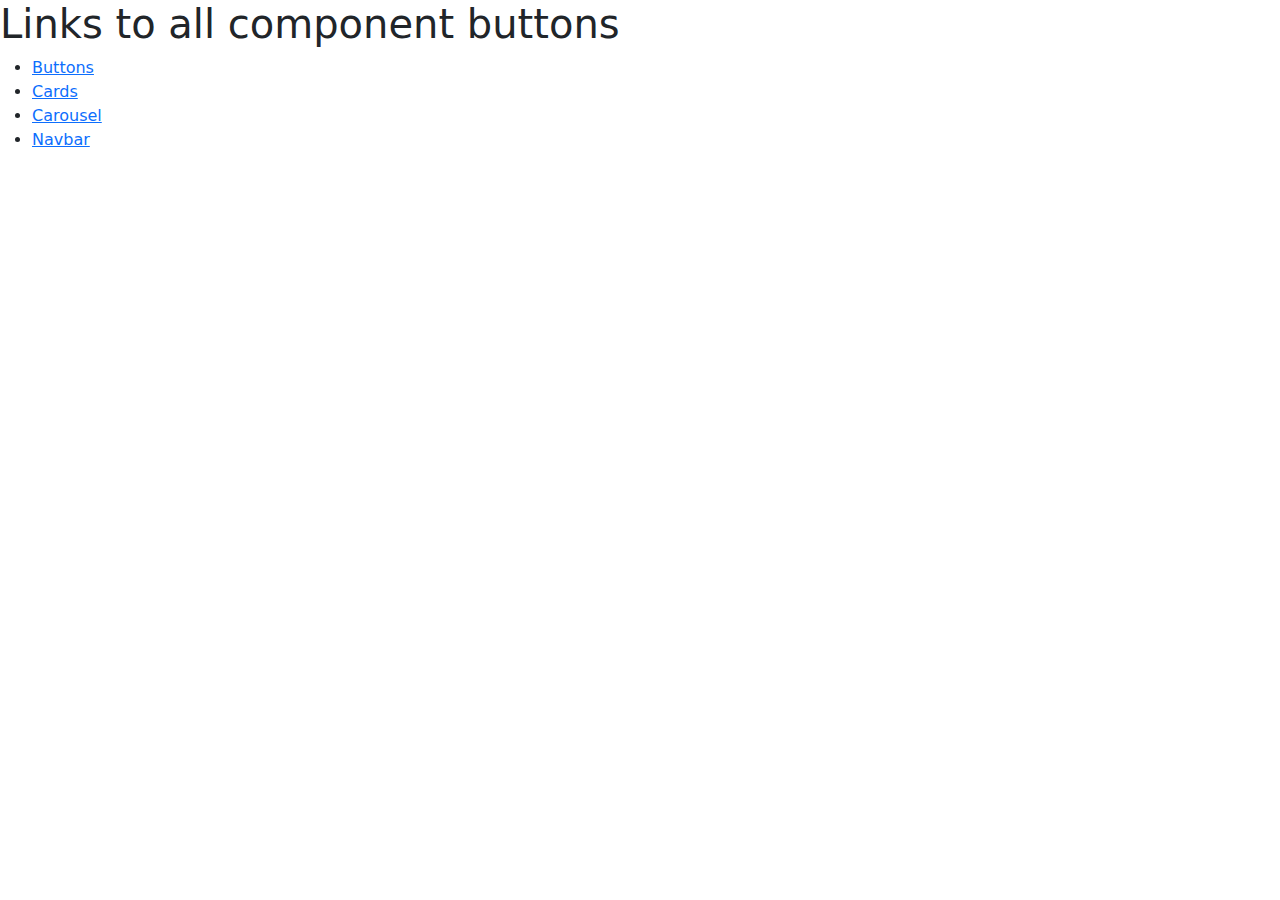
<file: index.html>
<!DOCTYPE html>
<html lang="en">
  <head>
    <meta charset="utf-8">
    <meta name="viewport" content="width=device-width, initial-scale=1">
    <title>Bootstrap Components</title>
    <link href="https://cdn.jsdelivr.net/npm/bootstrap@5.3.3/dist/css/bootstrap.min.css" rel="stylesheet" integrity="sha384-QWTKZyjpPEjISv5WaRU9OFeRpok6YctnYmDr5pNlyT2bRjXh0JMhjY6hW+ALEwIH" crossorigin="anonymous">
  </head>
  <body>
   
    <h1>Links to all component buttons</h1>
    <ul>
        <li>
    <a href="buttons.html">Buttons</a>
</li>
<li>
    <a href="cards.html">Cards</a>
</li>
<li>
  <a href="carousel.html">Carousel</a>
</li>
<li>
  <a href="navbars.html">Navbar</a>
</li>
</ul>
    <script src="https://cdn.jsdelivr.net/npm/bootstrap@5.3.3/dist/js/bootstrap.bundle.min.js" integrity="sha384-YvpcrYf0tY3lHB60NNkmXc5s9fDVZLESaAA55NDzOxhy9GkcIdslK1eN7N6jIeHz" crossorigin="anonymous"></script>
  </body>
</html>
</file>
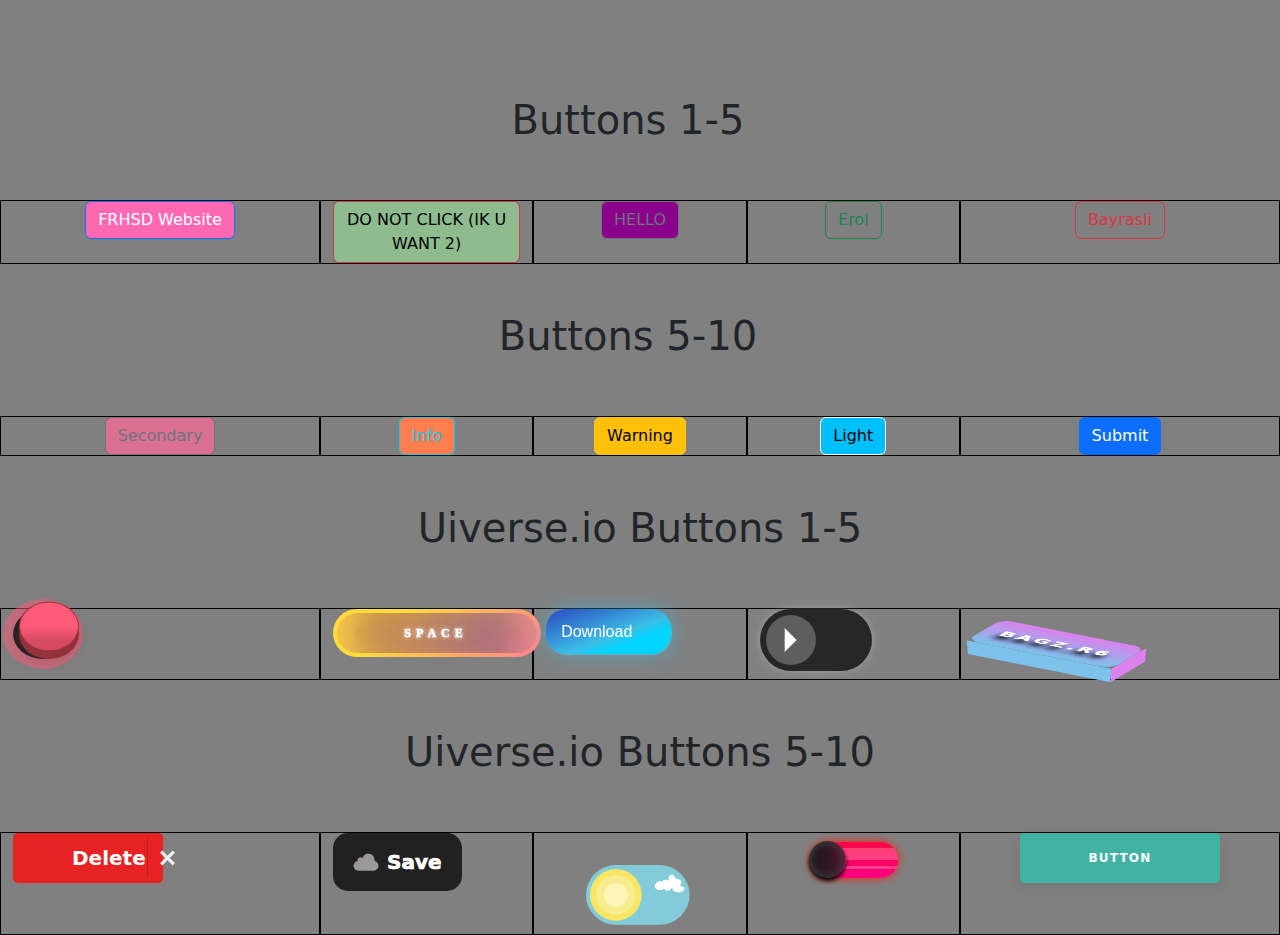
<file: buttons.html>
<!DOCTYPE html>
<html lang="en">

<head>
  <meta charset="utf-8">
  <meta name="viewport" content="width=device-width, initial-scale=1">
  <title>Bootstrap demo</title>
  <link href="https://cdn.jsdelivr.net/npm/bootstrap@5.3.3/dist/css/bootstrap.min.css" rel="stylesheet"
    integrity="sha384-QWTKZyjpPEjISv5WaRU9OFeRpok6YctnYmDr5pNlyT2bRjXh0JMhjY6hW+ALEwIH" crossorigin="anonymous">
  <link rel="stylesheet" href="css/button.css">
</head>

<body>
  <div class="container-fluid text-center">
    <div class="row mt-5">
     
        <div class="row mt-5"><h1>Buttons 1-5</h1></div>
      
    </div>
    <div class="row mt-5">
      <div class="col-6 col-md-3">
        <a href="https://www.frhsd.com/" class="btn btn-primary" style="background-color: hotpink;">FRHSD Website</a>
      </div>
      <div class="col-6 col-md-2">
        <a href="https://tenor.com/view/rickroll-roll-rick-never-gonna-give-you-up-never-gonna-gif-22954713"   class="btn btn-danger" style="background-color: darkseagreen; color: black" ;>DO NOT CLICK (IK U WANT 2)</a>
      </div>
      <div class="col-6 col-md-2"><button type="button" class="btn btn-outline-secondary" style="background-color: darkmagenta;">HELLO</button></div>
      <div class="col-6 col-md-2"> <button type="button" class="btn btn-outline-success">Erol</button></div>
      <div class="col-6 col-md-3"><button type="button" class="btn btn-outline-danger">Bayrasli</button></div>

      <div class="row mt-5"><h1>Buttons 5-10</h1></div>
    </div>
    <div class="row mt-5">
      <div class="col-6 col-md-3">
        <a type="button" class="btn btn-outline-secondary" style="background-color: palevioletred;">Secondary</a>
      </div>
      <div class="col-6 col-md-2">
        <a type="button" class="btn btn-outline-info" style="background-color:coral ;">Info</a>
      </div>
      <div class="col-6 col-md-2"> <button type="button" class="btn btn-warning">Warning</button></div>
      <div class="col-6 col-md-2"> <button type="button" class="btn btn-light" style="background-color: deepskyblue;">Light</button></div>
      <div class="col-6 col-md-3"> <input class="btn btn-primary" type="submit" value="Submit"></div>
    </div>
    
    <div class="row mt-5"> <h1>Uiverse.io Buttons 1-5</h1></div>

    <div class="row mt-5">
      <div class="col-6 col-md-3">
      
        <button class="btn-class-name" >
    
          <span class="back"></span>
          <span class="front"></span>
        </button>
      </div>
   

    <div class="col-6 col-md-2">
      <button class="btn2" type="button">
        <strong>SPACE</strong>
        <div id="container-stars">
          <div id="stars"></div>
        </div>
      
        <div id="glow">
          <div class="circle"></div>
          <div class="circle"></div>
        </div>
      </button>
    </div>
    <div class="col-6 col-md-2">
      <button class="botao">
        <svg width="24px" height="24px" viewBox="0 0 24 24" fill="none" xmlns="http://www.w3.org/2000/svg" class="mysvg"><g id="SVGRepo_bgCarrier" stroke-width="0">
          </g><g id="SVGRepo_tracerCarrier" stroke-linecap="round" stroke-linejoin="round"></g><g id="SVGRepo_iconCarrier">
             <g id="Interface / Download"> 
             <path id="Vector" d="M6 21H18M12 3V17M12 17L17 12M12 17L7 12" stroke="#f1f1f1" stroke-width="2" stroke-linecap="round" stroke-linejoin="round">
             </path>
          </g> </g>
        </svg>
        <span class="texto">Download</span>
      </button>
    </div>
    <div class="col-6 col-md-2">
      <div class="toggle-cont">
        <input class="toggle-input" id="toggle" name="toggle" type="checkbox" />
        <label class="toggle-label" for="toggle">
          <div class="cont-label-play">
            <span class="label-play"></span>
          </div>
        </label>
      </div>      
    </div>
    <div class="col-6 col-md-3"> <button class="btn5">Bagz.R6</button></div>
</div>

<div class="row mt-5"><h1>Uiverse.io Buttons 5-10</h1></div>

<div class="row mt-5">
  <div class="col-6 col-md-3">
    <button class="button6 noselect"><span class="text">Delete</span><span class="icon"><svg xmlns="http://www.w3.org/2000/svg" width="24" height="24" viewBox="0 0 24 24"><path d="M24 20.188l-8.315-8.209 8.2-8.282-3.697-3.697-8.212 8.318-8.31-8.203-3.666 3.666 8.321 8.24-8.206 8.313 3.666 3.666 8.237-8.318 8.285 8.203z"></path></svg></span></button>
  </div>

  <div class="col-6 col-md-2">
    <button>
      <div class="svg-wrapper-1">
        <div class="svg-wrapper">
          <svg
            xmlns="http://www.w3.org/2000/svg"
            viewBox="0 0 24 24"
            width="30"
            height="30"
            class="icon"
          >
            <path
              d="M22,15.04C22,17.23 20.24,19 18.07,19H5.93C3.76,19 2,17.23 2,15.04C2,13.07 3.43,11.44 5.31,11.14C5.28,11 5.27,10.86 5.27,10.71C5.27,9.33 6.38,8.2 7.76,8.2C8.37,8.2 8.94,8.43 9.37,8.8C10.14,7.05 11.13,5.44 13.91,5.44C17.28,5.44 18.87,8.06 18.87,10.83C18.87,10.94 18.87,11.06 18.86,11.17C20.65,11.54 22,13.13 22,15.04Z"
            ></path>
          </svg>
        </div>
      </div>
      <span>Save</span>
    </button>
  </div>

  <div class="col-6 col-md-2 btn8">
    <label id="theme-toggle-button">
      <input type="checkbox" id="toggle">
      <svg viewBox="0 0 69.667 44" xmlns:xlink="http://www.w3.org/1999/xlink" xmlns="http://www.w3.org/2000/svg">
        <g transform="translate(3.5 3.5)" data-name="Component 15 – 1" id="Component_15_1">
          
          
          <g filter="url(#container)" transform="matrix(1, 0, 0, 1, -3.5, -3.5)">
            <rect fill="#83cbd8" transform="translate(3.5 3.5)" rx="17.5" height="35" width="60.667" data-name="container" id="container"></rect>
          </g>
          
          <g transform="translate(2.333 2.333)" id="button">
            
            <g data-name="sun" id="sun">
              <g filter="url(#sun-outer)" transform="matrix(1, 0, 0, 1, -5.83, -5.83)">
                <circle fill="#f8e664" transform="translate(5.83 5.83)" r="15.167" cy="15.167" cx="15.167" data-name="sun-outer" id="sun-outer-2"></circle>
              </g>
              <g filter="url(#sun)" transform="matrix(1, 0, 0, 1, -5.83, -5.83)">
                <path fill="rgba(246,254,247,0.29)" transform="translate(9.33 9.33)" d="M11.667,0A11.667,11.667,0,1,1,0,11.667,11.667,11.667,0,0,1,11.667,0Z" data-name="sun" id="sun-3"></path>
              </g>
              <circle fill="#fcf4b9" transform="translate(8.167 8.167)" r="7" cy="7" cx="7" id="sun-inner"></circle>
            </g>
            
              
            <g data-name="moon" id="moon">
              <g filter="url(#moon)" transform="matrix(1, 0, 0, 1, -31.5, -5.83)">
                <circle fill="#cce6ee" transform="translate(31.5 5.83)" r="15.167" cy="15.167" cx="15.167" data-name="moon" id="moon-3"></circle>
              </g>
              <g fill="#a6cad0" transform="translate(-24.415 -1.009)" id="patches">
                <circle transform="translate(43.009 4.496)" r="2" cy="2" cx="2"></circle>
                <circle transform="translate(39.366 17.952)" r="2" cy="2" cx="2" data-name="patch"></circle>
                <circle transform="translate(33.016 8.044)" r="1" cy="1" cx="1" data-name="patch"></circle>
                <circle transform="translate(51.081 18.888)" r="1" cy="1" cx="1" data-name="patch"></circle>
                <circle transform="translate(33.016 22.503)" r="1" cy="1" cx="1" data-name="patch"></circle>
                <circle transform="translate(50.081 10.53)" r="1.5" cy="1.5" cx="1.5" data-name="patch"></circle>
              </g>
            </g>
          </g>
          
          
          <g filter="url(#cloud)" transform="matrix(1, 0, 0, 1, -3.5, -3.5)">
            <path fill="#fff" transform="translate(-3466.47 -160.94)" d="M3512.81,173.815a4.463,4.463,0,0,1,2.243.62.95.95,0,0,1,.72-1.281,4.852,4.852,0,0,1,2.623.519c.034.02-.5-1.968.281-2.716a2.117,2.117,0,0,1,2.829-.274,1.821,1.821,0,0,1,.854,1.858c.063.037,2.594-.049,3.285,1.273s-.865,2.544-.807,2.626a12.192,12.192,0,0,1,2.278.892c.553.448,1.106,1.992-1.62,2.927a7.742,7.742,0,0,1-3.762-.3c-1.28-.49-1.181-2.65-1.137-2.624s-1.417,2.2-2.623,2.2a4.172,4.172,0,0,1-2.394-1.206,3.825,3.825,0,0,1-2.771.774c-3.429-.46-2.333-3.267-2.2-3.55A3.721,3.721,0,0,1,3512.81,173.815Z" data-name="cloud" id="cloud"></path>
          </g>
    
          
          <g fill="#def8ff" transform="translate(3.585 1.325)" id="stars">
            <path transform="matrix(-1, 0.017, -0.017, -1, 24.231, 3.055)" d="M.774,0,.566.559,0,.539.458.933.25,1.492l.485-.361.458.394L1.024.953,1.509.592.943.572Z"></path>
            <path transform="matrix(-0.777, 0.629, -0.629, -0.777, 23.185, 12.358)" d="M1.341.529.836.472.736,0,.505.46,0,.4.4.729l-.231.46L.605.932l.4.326L.9.786Z" data-name="star"></path>
            <path transform="matrix(0.438, 0.899, -0.899, 0.438, 23.177, 29.735)" d="M.015,1.065.475.9l.285.365L.766.772l.46-.164L.745.494.751,0,.481.407,0,.293.285.658Z" data-name="star"></path>
            <path transform="translate(12.677 0.388) rotate(104)" d="M1.161,1.6,1.059,1,1.574.722.962.607.86,0,.613.572,0,.457.446.881.2,1.454l.516-.274Z" data-name="star"></path>
            <path transform="matrix(-0.07, 0.998, -0.998, -0.07, 11.066, 15.457)" d="M.873,1.648l.114-.62L1.579.945,1.03.62,1.144,0,.706.464.157.139.438.7,0,1.167l.592-.083Z" data-name="star"></path>
            <path transform="translate(8.326 28.061) rotate(11)" d="M.593,0,.638.724,0,.982l.7.211.045.724.36-.64.7.211L1.342.935,1.7.294,1.063.552Z" data-name="star"></path>
            <path transform="translate(5.012 5.962) rotate(172)" d="M.816,0,.5.455,0,.311.323.767l-.312.455.516-.215.323.456L.827.911,1.343.7.839.552Z" data-name="star"></path>
            <path transform="translate(2.218 14.616) rotate(169)" d="M1.261,0,.774.571.114.3.487.967,0,1.538.728,1.32l.372.662.047-.749.728-.218L1.215.749Z" data-name="star"></path>
          </g>
        </g>
      </svg>
    </label>
  </div>
  
  <div class="col-6 col-md-2">
    <div class="checkbox-wrap">
      <input name="slide" id="slide" type="checkbox" />
      <label for="slide">
        <div id="pinkliquid">
          <div id="shine-one" class="shine"></div>
          <div id="shine-two" class="shine"></div>
          <div id="bubbles"></div>
        </div>
        <div id="circle">
          <div id="inner-circle"></div>
          <div id="inner-circle-two"></div>
        </div>
      </label>
    </div>
    
  </div>
  <div class="col-6 col-md-3">
    <div>
      <button class="btn10"><i class="animation"></i>BUTTON<i class="animation"></i>
      </button>
  </div>
  </div>


</div>
  </div>

  <script src="https://cdn.jsdelivr.net/npm/bootstrap@5.3.3/dist/js/bootstrap.bundle.min.js"
    integrity="sha384-YvpcrYf0tY3lHB60NNkmXc5s9fDVZLESaAA55NDzOxhy9GkcIdslK1eN7N6jIeHz"
    crossorigin="anonymous"></script>
</body>
</html>
</file>
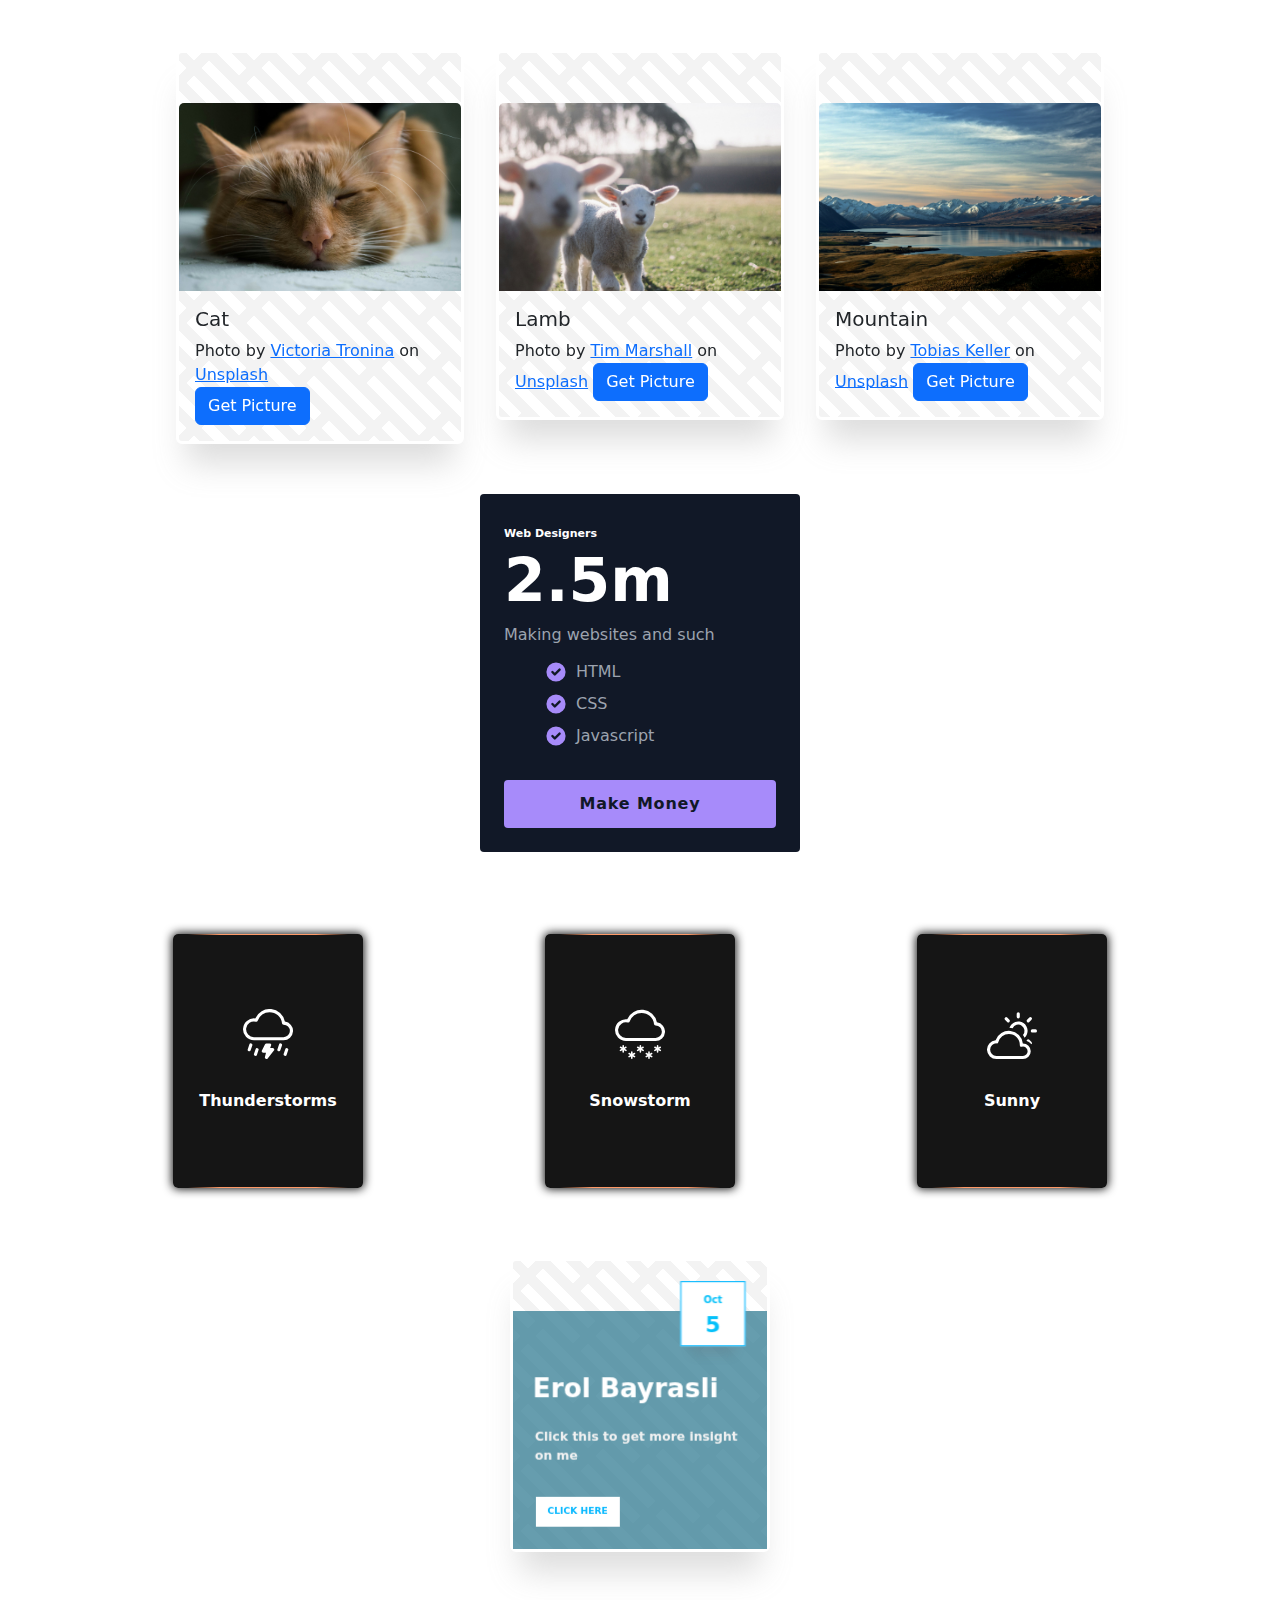
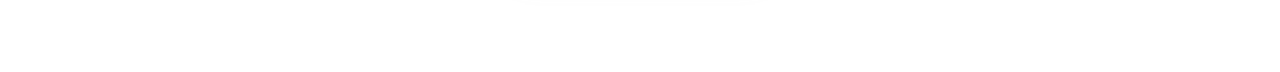
<file: cards.html>
<!doctype html>
<html lang="en">

<head>
    <meta charset="utf-8">
    <meta name="viewport" content="width=device-width, initial-scale=1">
    <title>Cards</title>
    <link href="https://cdn.jsdelivr.net/npm/bootstrap@5.3.3/dist/css/bootstrap.min.css" rel="stylesheet"
        integrity="sha384-QWTKZyjpPEjISv5WaRU9OFeRpok6YctnYmDr5pNlyT2bRjXh0JMhjY6hW+ALEwIH" crossorigin="anonymous">
    <link rel="stylesheet" href="css/cards.css">
</head>

<body>
    <div class="row justify-content-center">
        <div class="col-3">
            <div class="card" style="width: 18rem;">
                <img src="img/cat.jpg" class="card-img-top" alt="...">
                <div class="card-body">
                    <h5 class="card-title">Cat</h5>
                    <p class="card-text">Photo by <a
                            href="https://unsplash.com/@victoriaorvicky?utm_content=creditCopyText&utm_medium=referral&utm_source=unsplash">Victoria
                            Tronina</a> on <a
                            href="https://unsplash.com/photos/orange-tabby-cat-sleeping-on-white-textile-eNXZvDGqGbM?utm_content=creditCopyText&utm_medium=referral&utm_source=unsplash">Unsplash</a>
                        <br>
                        <a href="https://unsplash.com/photos/orange-tabby-cat-sleeping-on-white-textile-eNXZvDGqGbM"
                            class="btn btn-primary">Get Picture</a>
                </div>
            </div>
        </div>
        <div class="col-3">
            <div class="card" style="width: 18rem;">
                <img src="img/lamb.jpg" class="card-img-top" alt="...">
                <div class="card-body">
                    <h5 class="card-title">Lamb</h5>
                    <p class="card-text">Photo by <a
                            href="https://unsplash.com/@timmarshall?utm_content=creditCopyText&utm_medium=referral&utm_source=unsplash">Tim
                            Marshall</a> on <a
                            href="https://unsplash.com/photos/two-white-sheeps-on-green-grass-field-vkX3X_xNwjQ?utm_content=creditCopyText&utm_medium=referral&utm_source=unsplash">Unsplash</a>

                        <a href="https://unsplash.com/photos/two-white-sheeps-on-green-grass-field-vkX3X_xNwjQ"
                            class="btn btn-primary">Get Picture</a>
                </div>
            </div>
        </div>
        <div class="col-3">
            <div class="card" style="width: 18rem;">
                <img src="img/mountain.jpg" class="card-img-top" alt="...">
                <div class="card-body">
                    <h5 class="card-title">Mountain</h5>
                    <p class="card-text">Photo by <a
                            href="https://unsplash.com/@tokeller?utm_content=creditCopyText&utm_medium=referral&utm_source=unsplash">Tobias
                            Keller</a> on <a
                            href="https://unsplash.com/photos/landscape-photography-of-lake-and-mountain-73F4pKoUkM0?utm_content=creditCopyText&utm_medium=referral&utm_source=unsplash">Unsplash</a>

                        <a href="https://unsplash.com/photos/landscape-photography-of-lake-and-mountain-73F4pKoUkM0"
                            class="btn btn-primary">Get Picture</a>
                </div>
            </div>
        </div>
    </div>
<div class="container">
    <div class="row justify-content-center mt-5">
        <div class="col-6">
            <div class="yaya-card mx-auto">
                <div class="header">
                    <span class="title">Web Designers</span>
                    <span class="price">2.5m</span>
                </div>
                <p class="desc">Making websites and such</p>
                <ul class="lists">
                    <li class="list">
                        <svg xmlns="http://www.w3.org/2000/svg" viewBox="0 0 20 20" fill="currentColor">
                            <path fill-rule="evenodd"
                                d="M10 18a8 8 0 100-16 8 8 0 000 16zm3.707-9.293a1 1 0 00-1.414-1.414L9 10.586 7.707 9.293a1 1 0 00-1.414 1.414l2 2a1 1 0 001.414 0l4-4z"
                                clip-rule="evenodd"></path>
                        </svg>
                        <span>HTML</span>
                    </li>
                    <li class="list">
                        <svg xmlns="http://www.w3.org/2000/svg" viewBox="0 0 20 20" fill="currentColor">
                            <path fill-rule="evenodd"
                                d="M10 18a8 8 0 100-16 8 8 0 000 16zm3.707-9.293a1 1 0 00-1.414-1.414L9 10.586 7.707 9.293a1 1 0 00-1.414 1.414l2 2a1 1 0 001.414 0l4-4z"
                                clip-rule="evenodd"></path>
                        </svg>
                        <span>CSS</span>
                    </li>
                    <li class="list">
                        <svg xmlns="http://www.w3.org/2000/svg" viewBox="0 0 20 20" fill="currentColor">
                            <path fill-rule="evenodd"
                                d="M10 18a8 8 0 100-16 8 8 0 000 16zm3.707-9.293a1 1 0 00-1.414-1.414L9 10.586 7.707 9.293a1 1 0 00-1.414 1.414l2 2a1 1 0 001.414 0l4-4z"
                                clip-rule="evenodd"></path>
                        </svg>
                        <span>Javascript</span>
                    </li>
                </ul>
                <button type="button" class="action">Make Money</button>
            </div>
        </div>
    </div>
    <div class="row justify-content-center">
        <div class="col-4">
            <div class="pizza-card mx-auto">
                <div class="content">
                    <div class="back">
                        <div class="back-content">
                            <svg xmlns="http://www.w3.org/2000/svg" width="50" height="50" fill="currentColor" class="bi bi-cloud-lightning-rain" viewBox="0 0 16 16">
                                <path d="M2.658 11.026a.5.5 0 0 1 .316.632l-.5 1.5a.5.5 0 1 1-.948-.316l.5-1.5a.5.5 0 0 1 .632-.316m9.5 0a.5.5 0 0 1 .316.632l-.5 1.5a.5.5 0 1 1-.948-.316l.5-1.5a.5.5 0 0 1 .632-.316m-7.5 1.5a.5.5 0 0 1 .316.632l-.5 1.5a.5.5 0 1 1-.948-.316l.5-1.5a.5.5 0 0 1 .632-.316m9.5 0a.5.5 0 0 1 .316.632l-.5 1.5a.5.5 0 1 1-.948-.316l.5-1.5a.5.5 0 0 1 .632-.316m-.753-8.499a5.001 5.001 0 0 0-9.499-1.004A3.5 3.5 0 1 0 3.5 10H13a3 3 0 0 0 .405-5.973M8.5 1a4 4 0 0 1 3.976 3.555.5.5 0 0 0 .5.445H13a2 2 0 0 1 0 4H3.5a2.5 2.5 0 1 1 .605-4.926.5.5 0 0 0 .596-.329A4 4 0 0 1 8.5 1M7.053 11.276A.5.5 0 0 1 7.5 11h1a.5.5 0 0 1 .474.658l-.28.842H9.5a.5.5 0 0 1 .39.812l-2 2.5a.5.5 0 0 1-.875-.433L7.36 14H6.5a.5.5 0 0 1-.447-.724z"/>
                              </svg>
                            <strong>Thunderstorms</strong>
                        </div>
                    </div>
                    <div class="front">

                        <div class="img">
                            <div class="circle">
                            </div>
                            <div class="circle" id="right">
                            </div>
                            <div class="circle" id="bottom">
                            </div>
                        </div>

                        <div class="front-content">
                            <div>
                            <small class="badge">High: 68&#176; </small>
                            <br>
                            <small class="badge">Low: 41&#176;</small>
                        </div>
                            <div class="description">
                                <div class="title">
                                    <p class="title">
                                        <strong>Thunderstorms</strong>
                                    </p>
                                    <svg xmlns="http://www.w3.org/2000/svg" width="16" height="16" fill="currentColor" class="bi bi-cloud-lightning-rain" viewBox="0 0 16 16">
                                        <path d="M2.658 11.026a.5.5 0 0 1 .316.632l-.5 1.5a.5.5 0 1 1-.948-.316l.5-1.5a.5.5 0 0 1 .632-.316m9.5 0a.5.5 0 0 1 .316.632l-.5 1.5a.5.5 0 1 1-.948-.316l.5-1.5a.5.5 0 0 1 .632-.316m-7.5 1.5a.5.5 0 0 1 .316.632l-.5 1.5a.5.5 0 1 1-.948-.316l.5-1.5a.5.5 0 0 1 .632-.316m9.5 0a.5.5 0 0 1 .316.632l-.5 1.5a.5.5 0 1 1-.948-.316l.5-1.5a.5.5 0 0 1 .632-.316m-.753-8.499a5.001 5.001 0 0 0-9.499-1.004A3.5 3.5 0 1 0 3.5 10H13a3 3 0 0 0 .405-5.973M8.5 1a4 4 0 0 1 3.976 3.555.5.5 0 0 0 .5.445H13a2 2 0 0 1 0 4H3.5a2.5 2.5 0 1 1 .605-4.926.5.5 0 0 0 .596-.329A4 4 0 0 1 8.5 1M7.053 11.276A.5.5 0 0 1 7.5 11h1a.5.5 0 0 1 .474.658l-.28.842H9.5a.5.5 0 0 1 .39.812l-2 2.5a.5.5 0 0 1-.875-.433L7.36 14H6.5a.5.5 0 0 1-.447-.724z"/>
                                      </svg>
                                </div>
                                <p class="card-footer">
                                    Thunderstorm - A rain-bearing cloud that also produces lightning. All thunderstorms are dangerous. Every thunderstorm produces lightning. In the United States, an average of 300 people are injured and 80 people are killed each year by lightning.
                                </p>
                            </div>
                        </div>
                    </div>
                </div>
            </div>
        </div>
    


<!-- 2nd icon -->
<div class="col">
    <div class="pizza-card mx-auto">
        <div class="content">
            <div class="back">
                <div class="back-content">
                    <svg xmlns="http://www.w3.org/2000/svg" width="50" height="50" fill="currentColor" class="bi bi-cloud-snow" viewBox="0 0 16 16">
                        <path d="M13.405 4.277a5.001 5.001 0 0 0-9.499-1.004A3.5 3.5 0 1 0 3.5 10.25H13a3 3 0 0 0 .405-5.973M8.5 1.25a4 4 0 0 1 3.976 3.555.5.5 0 0 0 .5.445H13a2 2 0 0 1-.001 4H3.5a2.5 2.5 0 1 1 .605-4.926.5.5 0 0 0 .596-.329A4 4 0 0 1 8.5 1.25M2.625 11.5a.25.25 0 0 1 .25.25v.57l.501-.287a.25.25 0 0 1 .248.434l-.495.283.495.283a.25.25 0 0 1-.248.434l-.501-.286v.569a.25.25 0 1 1-.5 0v-.57l-.501.287a.25.25 0 0 1-.248-.434l.495-.283-.495-.283a.25.25 0 0 1 .248-.434l.501.286v-.569a.25.25 0 0 1 .25-.25m2.75 2a.25.25 0 0 1 .25.25v.57l.501-.287a.25.25 0 0 1 .248.434l-.495.283.495.283a.25.25 0 0 1-.248.434l-.501-.286v.569a.25.25 0 1 1-.5 0v-.57l-.501.287a.25.25 0 0 1-.248-.434l.495-.283-.495-.283a.25.25 0 0 1 .248-.434l.501.286v-.569a.25.25 0 0 1 .25-.25m5.5 0a.25.25 0 0 1 .25.25v.57l.501-.287a.25.25 0 0 1 .248.434l-.495.283.495.283a.25.25 0 0 1-.248.434l-.501-.286v.569a.25.25 0 1 1-.5 0v-.57l-.501.287a.25.25 0 0 1-.248-.434l.495-.283-.495-.283a.25.25 0 0 1 .248-.434l.501.286v-.569a.25.25 0 0 1 .25-.25m-2.75-2a.25.25 0 0 1 .25.25v.57l.501-.287a.25.25 0 0 1 .248.434l-.495.283.495.283a.25.25 0 0 1-.248.434l-.501-.286v.569a.25.25 0 1 1-.5 0v-.57l-.501.287a.25.25 0 0 1-.248-.434l.495-.283-.495-.283a.25.25 0 0 1 .248-.434l.501.286v-.569a.25.25 0 0 1 .25-.25m5.5 0a.25.25 0 0 1 .25.25v.57l.501-.287a.25.25 0 0 1 .248.434l-.495.283.495.283a.25.25 0 0 1-.248.434l-.501-.286v.569a.25.25 0 1 1-.5 0v-.57l-.501.287a.25.25 0 0 1-.248-.434l.495-.283-.495-.283a.25.25 0 0 1 .248-.434l.501.286v-.569a.25.25 0 0 1 .25-.25"/>
                      </svg>
                    <strong>Snowstorm</strong>
                </div>
            </div>
            <div class="front">

                <div class="img">
                    <div class="circle">
                    </div>
                    <div class="circle" id="right">
                    </div>
                    <div class="circle" id="bottom">
                    </div>
                </div>

                <div class="front-content">
                    <div>
                    <small class="badge">High: 25&#176; </small>
                    <br>
                    <small class="badge">Low: -10&#176;</small>
                </div>
                    <div class="description">
                        <div class="title">
                            <p class="title">
                                <strong>Snowstorm</strong>
                            </p>
                            <svg xmlns="http://www.w3.org/2000/svg" width="16" height="16" fill="currentColor" class="bi bi-cloud-snow" viewBox="0 0 16 16">
                                <path d="M13.405 4.277a5.001 5.001 0 0 0-9.499-1.004A3.5 3.5 0 1 0 3.5 10.25H13a3 3 0 0 0 .405-5.973M8.5 1.25a4 4 0 0 1 3.976 3.555.5.5 0 0 0 .5.445H13a2 2 0 0 1-.001 4H3.5a2.5 2.5 0 1 1 .605-4.926.5.5 0 0 0 .596-.329A4 4 0 0 1 8.5 1.25M2.625 11.5a.25.25 0 0 1 .25.25v.57l.501-.287a.25.25 0 0 1 .248.434l-.495.283.495.283a.25.25 0 0 1-.248.434l-.501-.286v.569a.25.25 0 1 1-.5 0v-.57l-.501.287a.25.25 0 0 1-.248-.434l.495-.283-.495-.283a.25.25 0 0 1 .248-.434l.501.286v-.569a.25.25 0 0 1 .25-.25m2.75 2a.25.25 0 0 1 .25.25v.57l.501-.287a.25.25 0 0 1 .248.434l-.495.283.495.283a.25.25 0 0 1-.248.434l-.501-.286v.569a.25.25 0 1 1-.5 0v-.57l-.501.287a.25.25 0 0 1-.248-.434l.495-.283-.495-.283a.25.25 0 0 1 .248-.434l.501.286v-.569a.25.25 0 0 1 .25-.25m5.5 0a.25.25 0 0 1 .25.25v.57l.501-.287a.25.25 0 0 1 .248.434l-.495.283.495.283a.25.25 0 0 1-.248.434l-.501-.286v.569a.25.25 0 1 1-.5 0v-.57l-.501.287a.25.25 0 0 1-.248-.434l.495-.283-.495-.283a.25.25 0 0 1 .248-.434l.501.286v-.569a.25.25 0 0 1 .25-.25m-2.75-2a.25.25 0 0 1 .25.25v.57l.501-.287a.25.25 0 0 1 .248.434l-.495.283.495.283a.25.25 0 0 1-.248.434l-.501-.286v.569a.25.25 0 1 1-.5 0v-.57l-.501.287a.25.25 0 0 1-.248-.434l.495-.283-.495-.283a.25.25 0 0 1 .248-.434l.501.286v-.569a.25.25 0 0 1 .25-.25m5.5 0a.25.25 0 0 1 .25.25v.57l.501-.287a.25.25 0 0 1 .248.434l-.495.283.495.283a.25.25 0 0 1-.248.434l-.501-.286v.569a.25.25 0 1 1-.5 0v-.57l-.501.287a.25.25 0 0 1-.248-.434l.495-.283-.495-.283a.25.25 0 0 1 .248-.434l.501.286v-.569a.25.25 0 0 1 .25-.25"/>
                              </svg>
                        </div>
                        <p class="card-footer">
                            A winter storm is an event in which wind coincides with varieties of precipitation that only occur at freezing temperatures, such as snow, mixed snow and rain, or freezing rain.
                    </div>
                </div>
            </div>
        </div>
    </div>
</div>

<!-- 3rdicon -->
<div class="col">
    <div class="pizza-card mx-auto">
        <div class="content">
            <div class="back">
                <div class="back-content">
                    <svg xmlns="http://www.w3.org/2000/svg" width="50" height="50" fill="currentColor" class="bi bi-cloud-sun" viewBox="0 0 16 16">
                        <path d="M7 8a3.5 3.5 0 0 1 3.5 3.555.5.5 0 0 0 .624.492A1.503 1.503 0 0 1 13 13.5a1.5 1.5 0 0 1-1.5 1.5H3a2 2 0 1 1 .1-3.998.5.5 0 0 0 .51-.375A3.5 3.5 0 0 1 7 8m4.473 3a4.5 4.5 0 0 0-8.72-.99A3 3 0 0 0 3 16h8.5a2.5 2.5 0 0 0 0-5z"/>
                        <path d="M10.5 1.5a.5.5 0 0 0-1 0v1a.5.5 0 0 0 1 0zm3.743 1.964a.5.5 0 1 0-.707-.707l-.708.707a.5.5 0 0 0 .708.708zm-7.779-.707a.5.5 0 0 0-.707.707l.707.708a.5.5 0 1 0 .708-.708zm1.734 3.374a2 2 0 1 1 3.296 2.198q.3.423.516.898a3 3 0 1 0-4.84-3.225q.529.017 1.028.129m4.484 4.074c.6.215 1.125.59 1.522 1.072a.5.5 0 0 0 .039-.742l-.707-.707a.5.5 0 0 0-.854.377M14.5 6.5a.5.5 0 0 0 0 1h1a.5.5 0 0 0 0-1z"/>
                      </svg>
                    <strong>Sunny</strong>
                </div>
            </div>
            <div class="front">

                <div class="img">
                    <div class="circle">
                    </div>
                    <div class="circle" id="right">
                    </div>
                    <div class="circle" id="bottom">
                    </div>
                </div>

                <div class="front-content">
                    <div>
                    <small class="badge">High: 83&#176; </small>
                    <br>
                    <small class="badge">Low: 62&#176;</small>
                </div>
                    <div class="description">
                        <div class="title">
                            <p class="title">
                                <strong>Sunny</strong>
                            </p>
                            <svg xmlns="http://www.w3.org/2000/svg" width="16" height="16" fill="currentColor" class="bi bi-cloud-sun" viewBox="0 0 16 16">
                                <path d="M7 8a3.5 3.5 0 0 1 3.5 3.555.5.5 0 0 0 .624.492A1.503 1.503 0 0 1 13 13.5a1.5 1.5 0 0 1-1.5 1.5H3a2 2 0 1 1 .1-3.998.5.5 0 0 0 .51-.375A3.5 3.5 0 0 1 7 8m4.473 3a4.5 4.5 0 0 0-8.72-.99A3 3 0 0 0 3 16h8.5a2.5 2.5 0 0 0 0-5z"/>
                                <path d="M10.5 1.5a.5.5 0 0 0-1 0v1a.5.5 0 0 0 1 0zm3.743 1.964a.5.5 0 1 0-.707-.707l-.708.707a.5.5 0 0 0 .708.708zm-7.779-.707a.5.5 0 0 0-.707.707l.707.708a.5.5 0 1 0 .708-.708zm1.734 3.374a2 2 0 1 1 3.296 2.198q.3.423.516.898a3 3 0 1 0-4.84-3.225q.529.017 1.028.129m4.484 4.074c.6.215 1.125.59 1.522 1.072a.5.5 0 0 0 .039-.742l-.707-.707a.5.5 0 0 0-.854.377M14.5 6.5a.5.5 0 0 0 0 1h1a.5.5 0 0 0 0-1z"/>
                              </svg>
                        </div>
                        <p class="card-footer">
                            Sunny or clear means there are no clouds in the sky, and cloudy means the entire sky is covered by clouds.
                        </p>
                    </div>
                </div>
            </div>
        </div>
</div>
</div>
<div class="row justify-content-center">
    <div class="col-5">
        <div class="parent mx-auto">
            <div class="card">
                <div class="content-box">
                    <span class="card-title">Erol Bayrasli</span>
                    <p class="card-content">
                        Click this to get more insight on me
                    </p>
                    <span class="see-more">Click Here</span>
                </div>
                <div class="date-box">
                    <span class="month">Oct</span>
                    <span class="date">5</span>
                </div>
            </div>
          </div>
    </div>
</div>

</div>
</div>

    <script src="https://cdn.jsdelivr.net/npm/bootstrap@5.3.3/dist/js/bootstrap.bundle.min.js"
        integrity="sha384-YvpcrYf0tY3lHB60NNkmXc5s9fDVZLESaAA55NDzOxhy9GkcIdslK1eN7N6jIeHz"
        crossorigin="anonymous"></script>

</body>

</html>
</file>
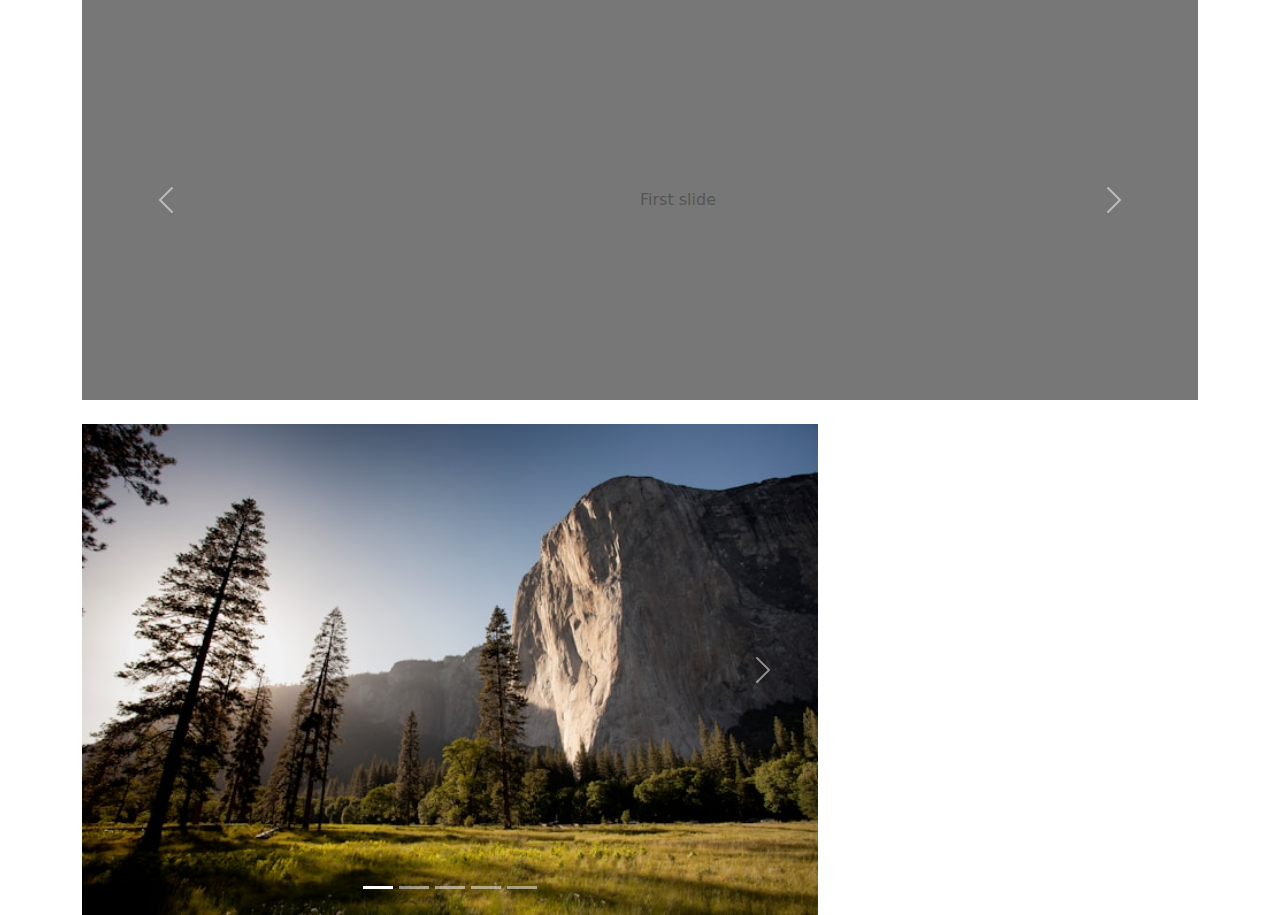
<file: carousel.html>
<!DOCTYPE html>
<html lang="en">
  <head>
    <meta charset="utf-8">
    <meta name="viewport" content="width=device-width, initial-scale=1">
    <title>Bootstrap demo</title>
    <link href="https://cdn.jsdelivr.net/npm/bootstrap@5.3.3/dist/css/bootstrap.min.css" rel="stylesheet" integrity="sha384-QWTKZyjpPEjISv5WaRU9OFeRpok6YctnYmDr5pNlyT2bRjXh0JMhjY6hW+ALEwIH" crossorigin="anonymous">
  </head>
  <body>
    
<div class="container">
    <div class="row">
        <div class="col">
            <div id="carouselExample" class="carousel slide">
                <div class="carousel-inner">
                  <div class="carousel-item active">
                    <svg class="bd-placeholder-img bd-placeholder-img-lg d-block w-100" width="800" height="400" xmlns="http://www.w3.org/2000/svg" role="img" aria-label="Placeholder: First slide" preserveAspectRatio="xMidYMid slice" focusable="false"><title>Placeholder</title><rect width="100%" height="100%" fill="#777"></rect><text x="50%" y="50%" fill="#555" dy=".3em">First slide</text></svg>
                  </div>
                  <div class="carousel-item">
<svg class="bd-placeholder-img bd-placeholder-img-lg d-block w-100" width="800" height="400" xmlns="http://www.w3.org/2000/svg" role="img" aria-label="Placeholder: Second slide" preserveAspectRatio="xMidYMid slice" focusable="false"><title>Placeholder</title><rect width="100%" height="100%" fill="#666"></rect><text x="50%" y="50%" fill="#444" dy=".3em">Second slide</text></svg>                  </div>
                  <div class="carousel-item">
                    <svg class="bd-placeholder-img bd-placeholder-img-lg d-block w-100" width="800" height="400" xmlns="http://www.w3.org/2000/svg" role="img" aria-label="Placeholder: Third slide" preserveAspectRatio="xMidYMid slice" focusable="false"><title>Placeholder</title><rect width="100%" height="100%" fill="#555"></rect><text x="50%" y="50%" fill="#333" dy=".3em">Third slide</text></svg>                  </div>
                </div>
                <button class="carousel-control-prev" type="button" data-bs-target="#carouselExample" data-bs-slide="prev">
                  <span class="carousel-control-prev-icon" aria-hidden="true"></span>
                  <span class="visually-hidden">Previous</span>
                </button>
                <button class="carousel-control-next" type="button" data-bs-target="#carouselExample" data-bs-slide="next">
                  <span class="carousel-control-next-icon" aria-hidden="true"></span>
                  <span class="visually-hidden">Next</span>
                </button>
              </div>
        </div>
    </div>
    <br>


    <div class="row justify-content-start">
        <div class="col-8">
            <div id="carouselExampleIndicators" class="carousel slide">
                <div class="carousel-indicators">
                  <button type="button" data-bs-target="#carouselExampleIndicators" data-bs-slide-to="0" class="active" aria-current="true" aria-label="Slide 1"></button>
                  <button type="button" data-bs-target="#carouselExampleIndicators" data-bs-slide-to="1" aria-label="Slide 2"></button>
                  <button type="button" data-bs-target="#carouselExampleIndicators" data-bs-slide-to="2" aria-label="Slide 3"></button>
                  <button type="button" data-bs-target="#carouselExampleIndicators" data-bs-slide-to="3" aria-label="Slide 4"></button>
                  <button type="button" data-bs-target="#carouselExampleIndicators" data-bs-slide-to="4" aria-label="Slide 5"></button>
                </div>
                <div class="carousel-inner">
                  <div class="carousel-item active">
                    <img src="img/image-01.jpg" class="d-block w-100" alt="...">
                  </div>
                  <div class="carousel-item">
                    <img src="img/image-02.jpg" class="d-block w-100" alt="...">
                  </div>
                  <div class="carousel-item">
                    <img src="img/image-03.jpg" class="d-block w-100" alt="...">
                  </div>
                  <div class="carousel-item">
                    <img src="img/image-04.jpg" class="d-block w-100" alt="...">
                  </div>
                  <div class="carousel-item">
                    <img src="img/image-05.jpg" class="d-block w-100" alt="...">
                  </div>
                </div>
                <button class="carousel-control-prev" type="button" data-bs-target="#carouselExampleIndicators" data-bs-slide="prev">
                  <span class="carousel-control-prev-icon" aria-hidden="true"></span>
                  <span class="visually-hidden">Previous</span>
                </button>
                <button class="carousel-control-next" type="button" data-bs-target="#carouselExampleIndicators" data-bs-slide="next">
                  <span class="carousel-control-next-icon" aria-hidden="true"></span>
                  <span class="visually-hidden">Next</span>
                </button>
              </div>
        </div>
    </div>
</div>






    <script src="https://cdn.jsdelivr.net/npm/bootstrap@5.3.3/dist/js/bootstrap.bundle.min.js" integrity="sha384-YvpcrYf0tY3lHB60NNkmXc5s9fDVZLESaAA55NDzOxhy9GkcIdslK1eN7N6jIeHz" crossorigin="anonymous"></script>
  </body>
</html>
</file>
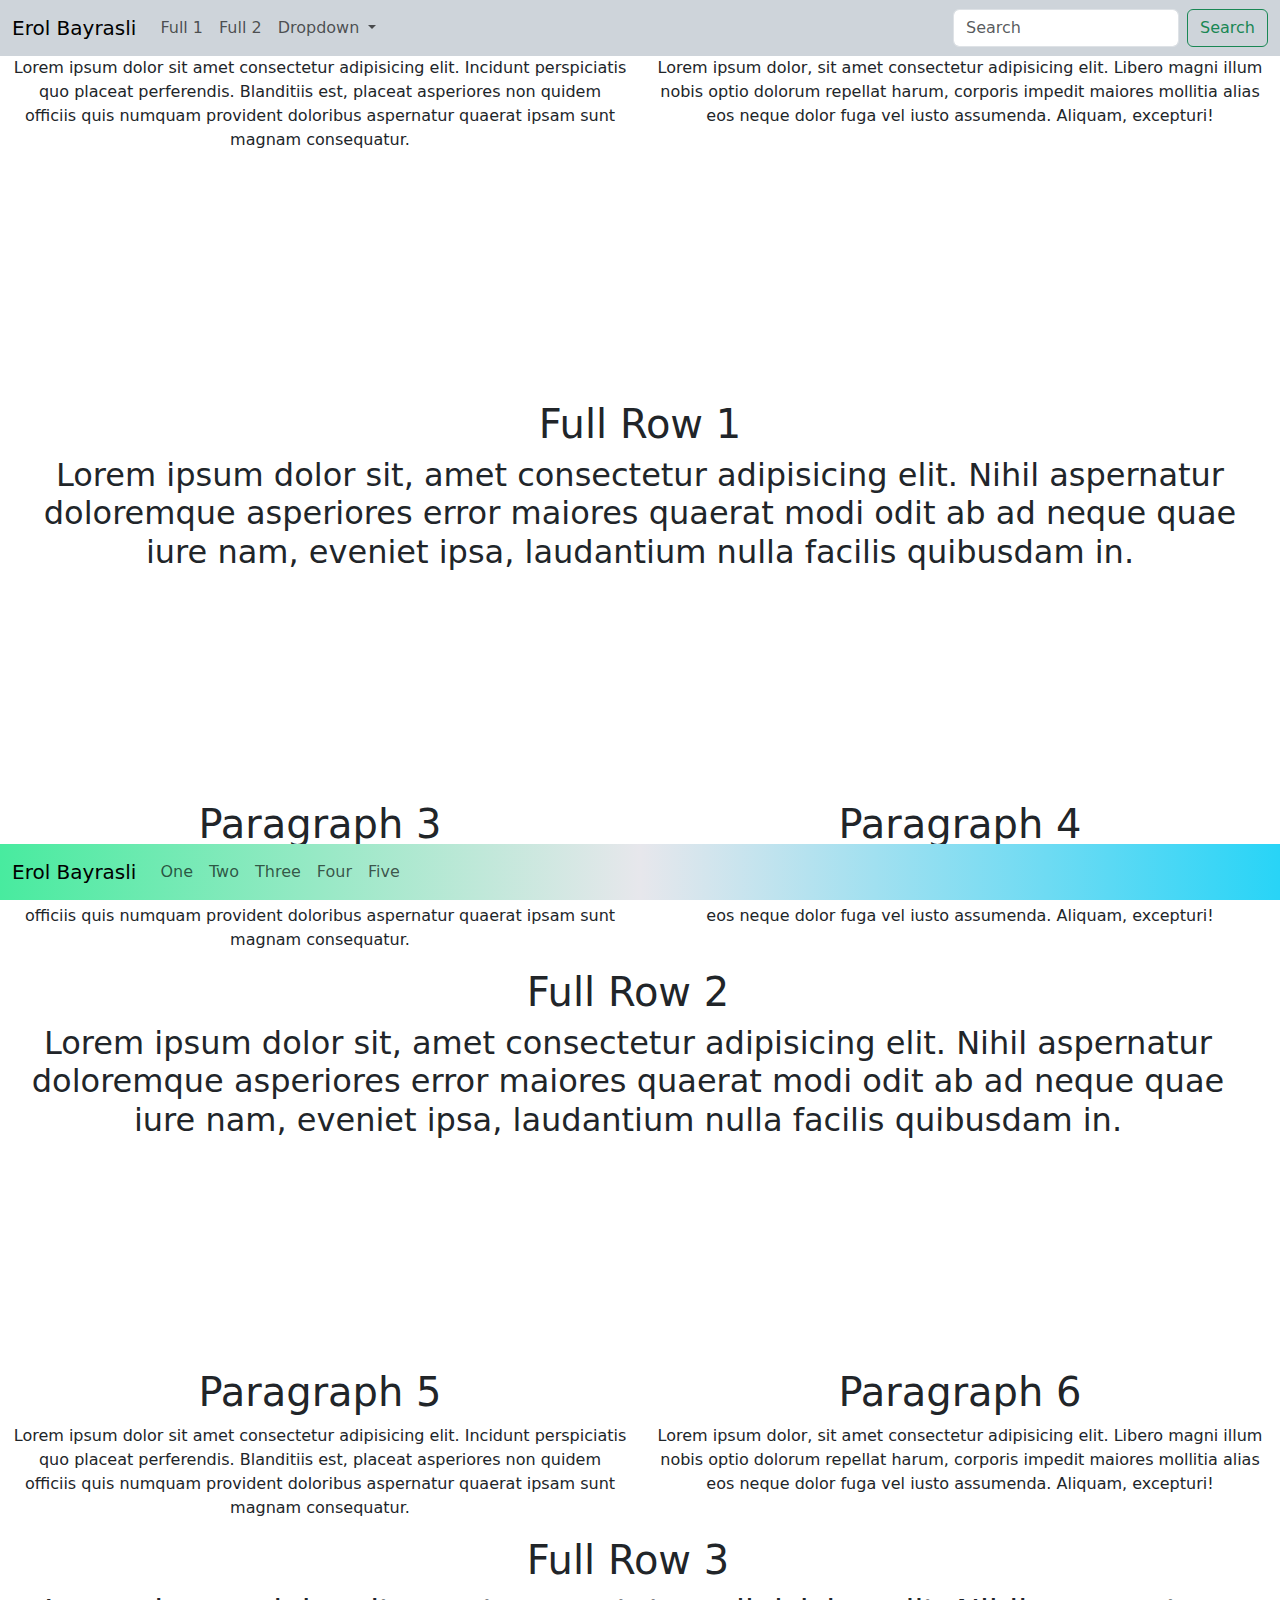
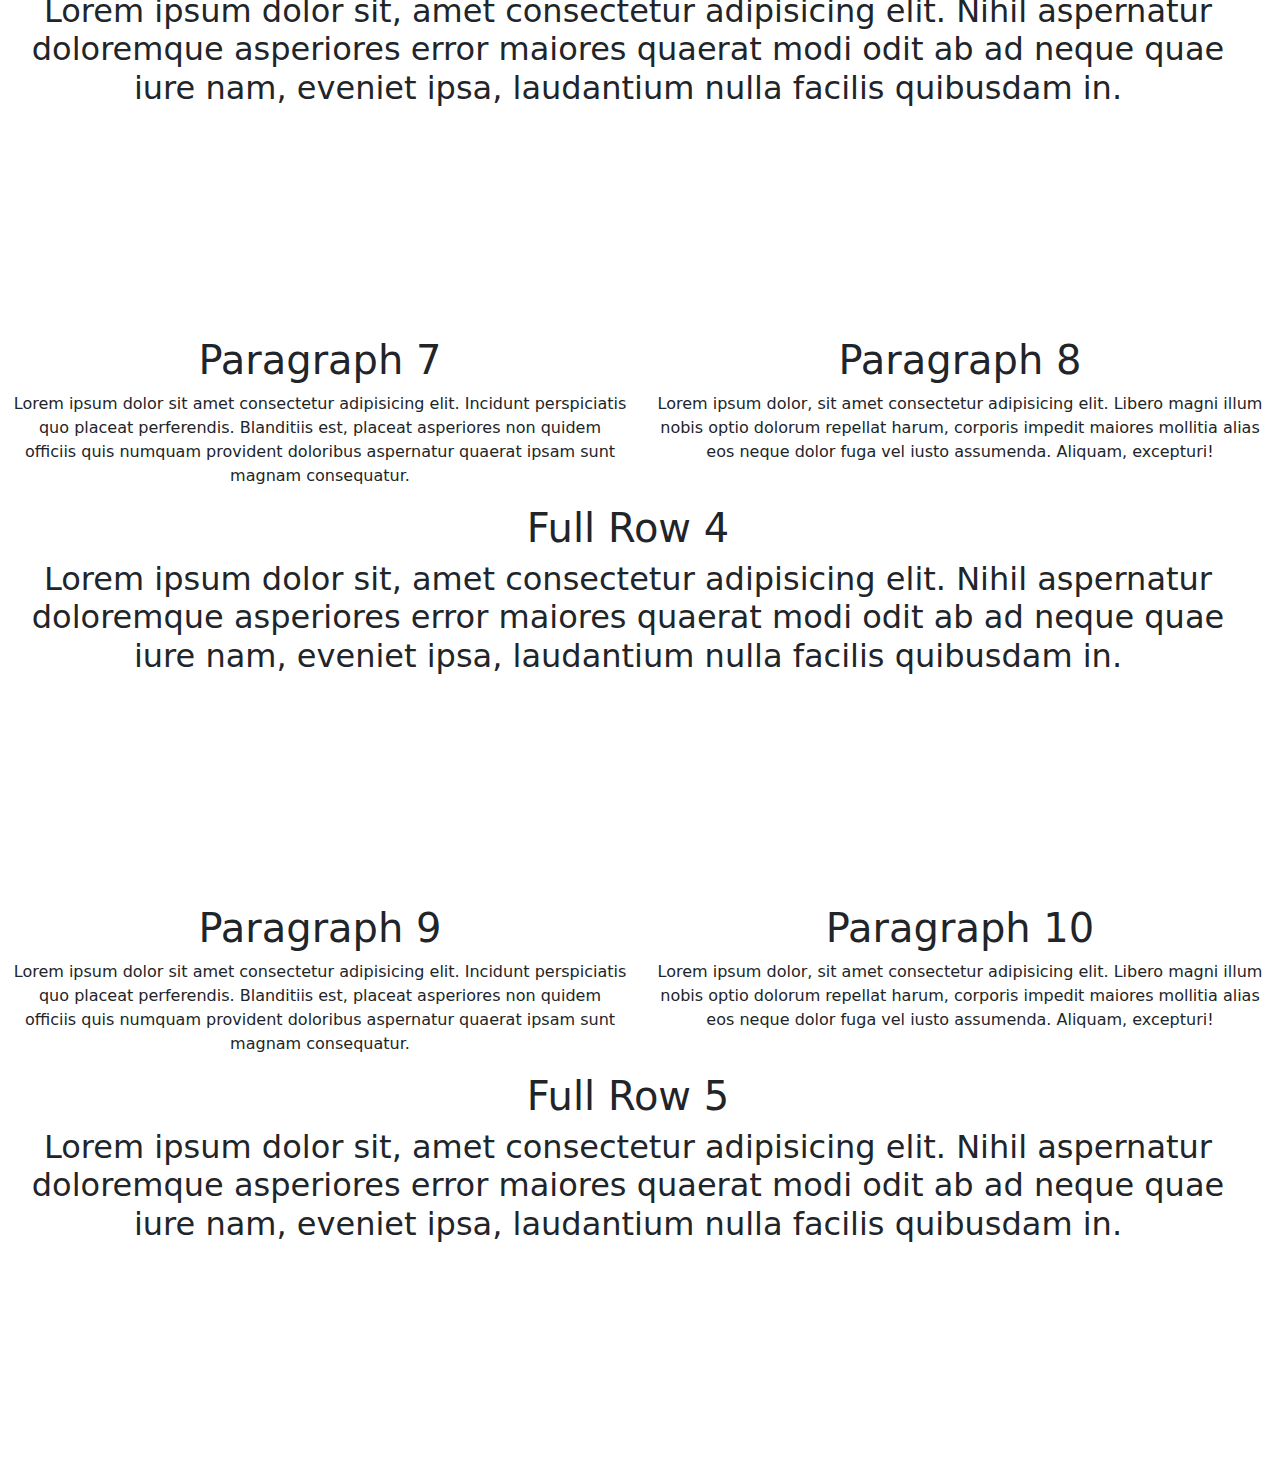
<file: navbars.html>
<!DOCTYPE html>
<html lang="en">

<head>
    <meta charset="utf-8">
    <meta name="viewport" content="width=device-width, initial-scale=1">
    <title>Bootstrap demo</title>
    <link href="https://cdn.jsdelivr.net/npm/bootstrap@5.3.3/dist/css/bootstrap.min.css" rel="stylesheet"
        integrity="sha384-QWTKZyjpPEjISv5WaRU9OFeRpok6YctnYmDr5pNlyT2bRjXh0JMhjY6hW+ALEwIH" crossorigin="anonymous">
    <link rel="stylesheet" href="css/navbar.css">
</head>

<body>
    <nav class="navbar navbar-expand-lg bg-dark-subtle fixed-top">
        <div class="container-fluid">
            <a class="navbar-brand" href="index.html">Erol Bayrasli</a>
            <button class="navbar-toggler" type="button" data-bs-toggle="collapse"
                data-bs-target="#navbarOne" aria-controls="navbarOne" aria-expanded="false"
                aria-label="Toggle navigation">
                <span class="navbar-toggler-icon"></span>
            </button>
            <div class="collapse navbar-collapse" id="navbarOne">
                <ul class="navbar-nav me-auto mb-2 mb-lg-0">
                    <li class="nav-item">
                        <a class="nav-link" href="#">Full 1</a>
                    </li>
                    <li class="nav-item">
                        <a class="nav-link" href="#">Full 2</a>
                    </li>
                    <li class="nav-item dropdown">
                        <a class="nav-link dropdown-toggle" href="#" role="button" data-bs-toggle="dropdown"
                            aria-expanded="false">
                            Dropdown
                        </a>
                        <ul class="dropdown-menu">
                            <li><a class="dropdown-item" href="#">Full 3</a></li>
                            <li><a class="dropdown-item" href="#">Full 4</a></li>
                            <li>
                                <hr class="dropdown-divider">
                            </li>
                            <li><a class="dropdown-item" href="#">Full 5</a></li>
                        </ul>
                    </li>
                    
                </ul>
                <form class="d-flex" role="search">
                    <input class="form-control me-2" type="search" placeholder="Search" aria-label="Search">
                    <button class="btn btn-outline-success" type="submit">Search</button>
                </form>
            </div>
        </div>
    </nav>




    <nav class="navbar navbar-expand-lg bg-gradient fixed-bottom">
        <div class="container-fluid">
            <a class="navbar-brand" href="index.html">Erol Bayrasli</a>
            <button class="navbar-toggler" type="button" data-bs-toggle="collapse"
                data-bs-target="#navbarSupportedContent" aria-controls="navbarSupportedContent" aria-expanded="false"
                aria-label="Toggle navigation">
                <span class="navbar-toggler-icon"></span>
            </button>
            <div class="collapse navbar-collapse" id="navbarSupportedContent">
                <ul class="navbar-nav me-auto mb-2 mb-lg-0">
                    <li class="nav-item">
                        <a class="nav-link"  href="#">One</a>
                    </li>
                    <li class="nav-item">
                        <a class="nav-link" href="#">Two</a>
                    </li>
                    <li class="nav-item">
                        <a class="nav-link"  href="#">Three</a>
                    </li>
                    <li class="nav-item">
                        <a class="nav-link"  href="#">Four</a>
                    </li>
                    <li class="nav-item">
                        <a class="nav-link"  href="#">Five</a>
                    </li>
                </ul>
                
            </div>
        </div>

    </nav>


    <div class="container-fluid">
        <div class="row">
            <div class="col-6">
                <h1>Paragraph 1</h1>
                <p>Lorem ipsum dolor sit amet consectetur adipisicing elit. Incidunt perspiciatis quo placeat
                    perferendis. Blanditiis est, placeat asperiores non quidem officiis quis numquam provident doloribus
                    aspernatur quaerat ipsam sunt magnam consequatur.</p>
            </div>
            <div class="col-6">
                <h1>Paragraph 2</h1>
                <p>Lorem ipsum dolor, sit amet consectetur adipisicing elit. Libero magni illum nobis optio dolorum
                    repellat harum, corporis impedit maiores mollitia alias eos neque dolor fuga vel iusto assumenda.
                    Aliquam, excepturi!</p>
            </div>
        </div>
        <div class="row">
            <div class="col-12">
                <h1>Full Row 1</h1>
                <h2>Lorem ipsum dolor sit, amet consectetur adipisicing elit. Nihil aspernatur doloremque asperiores
                    error maiores quaerat modi odit ab ad neque quae iure nam, eveniet ipsa, laudantium nulla facilis
                    quibusdam in.</h2>
            </div>
        </div>
        <div class="row">
            <div class="col-6">
                <h1>Paragraph 3</h1>
                <p>Lorem ipsum dolor sit amet consectetur adipisicing elit. Incidunt perspiciatis quo placeat
                    perferendis. Blanditiis est, placeat asperiores non quidem officiis quis numquam provident doloribus
                    aspernatur quaerat ipsam sunt magnam consequatur.</p>
            </div>
            <div class="col-6">
                <h1>Paragraph 4</h1>
                <p>Lorem ipsum dolor, sit amet consectetur adipisicing elit. Libero magni illum nobis optio dolorum
                    repellat harum, corporis impedit maiores mollitia alias eos neque dolor fuga vel iusto assumenda.
                    Aliquam, excepturi!</p>
            </div>
            <div class="row">
                <div class="col-12">
                    <h1>Full Row 2</h1>
                    <h2>Lorem ipsum dolor sit, amet consectetur adipisicing elit. Nihil aspernatur doloremque asperiores
                        error maiores quaerat modi odit ab ad neque quae iure nam, eveniet ipsa, laudantium nulla facilis
                        quibusdam in.</h2>
                </div>
            </div>
        </div>
        <div class="row">
            <div class="col-6">
                <h1>Paragraph 5</h1>
                <p>Lorem ipsum dolor sit amet consectetur adipisicing elit. Incidunt perspiciatis quo placeat
                    perferendis. Blanditiis est, placeat asperiores non quidem officiis quis numquam provident doloribus
                    aspernatur quaerat ipsam sunt magnam consequatur.</p>
            </div>
            <div class="col-6">
                <h1>Paragraph 6</h1>
                <p>Lorem ipsum dolor, sit amet consectetur adipisicing elit. Libero magni illum nobis optio dolorum
                    repellat harum, corporis impedit maiores mollitia alias eos neque dolor fuga vel iusto assumenda.
                    Aliquam, excepturi!</p>
            </div>
            <div class="row">
                <div class="col-12">
                    <h1>Full Row 3</h1>
                    <h2>Lorem ipsum dolor sit, amet consectetur adipisicing elit. Nihil aspernatur doloremque asperiores
                        error maiores quaerat modi odit ab ad neque quae iure nam, eveniet ipsa, laudantium nulla facilis
                        quibusdam in.</h2>
                </div>
            </div>
        </div>
        <div class="row">
            <div class="col-6">
                <h1>Paragraph 7</h1>
                <p>Lorem ipsum dolor sit amet consectetur adipisicing elit. Incidunt perspiciatis quo placeat
                    perferendis. Blanditiis est, placeat asperiores non quidem officiis quis numquam provident doloribus
                    aspernatur quaerat ipsam sunt magnam consequatur.</p>
            </div>
            <div class="col-6">
                <h1>Paragraph 8</h1>
                <p>Lorem ipsum dolor, sit amet consectetur adipisicing elit. Libero magni illum nobis optio dolorum
                    repellat harum, corporis impedit maiores mollitia alias eos neque dolor fuga vel iusto assumenda.
                    Aliquam, excepturi!</p>
            </div>
            <div class="row">
                <div class="col-12">
                    <h1>Full Row 4</h1>
                    <h2>Lorem ipsum dolor sit, amet consectetur adipisicing elit. Nihil aspernatur doloremque asperiores
                        error maiores quaerat modi odit ab ad neque quae iure nam, eveniet ipsa, laudantium nulla facilis
                        quibusdam in.</h2>
                </div>
            </div>
        </div>
        <div class="row">
            <div class="col-6">
                <h1>Paragraph 9</h1>
                <p>Lorem ipsum dolor sit amet consectetur adipisicing elit. Incidunt perspiciatis quo placeat
                    perferendis. Blanditiis est, placeat asperiores non quidem officiis quis numquam provident doloribus
                    aspernatur quaerat ipsam sunt magnam consequatur.</p>
            </div>
            <div class="col-6">
                <h1>Paragraph 10</h1>
                <p>Lorem ipsum dolor, sit amet consectetur adipisicing elit. Libero magni illum nobis optio dolorum
                    repellat harum, corporis impedit maiores mollitia alias eos neque dolor fuga vel iusto assumenda.
                    Aliquam, excepturi!</p>
            </div>
            <div class="row">
                <div class="col-12">
                    <h1>Full Row 5</h1>
                    <h2>Lorem ipsum dolor sit, amet consectetur adipisicing elit. Nihil aspernatur doloremque asperiores
                        error maiores quaerat modi odit ab ad neque quae iure nam, eveniet ipsa, laudantium nulla facilis
                        quibusdam in.</h2>
                </div>
            </div>
        </div>
    </div>
    <script src="https://cdn.jsdelivr.net/npm/bootstrap@5.3.3/dist/js/bootstrap.bundle.min.js"
        integrity="sha384-YvpcrYf0tY3lHB60NNkmXc5s9fDVZLESaAA55NDzOxhy9GkcIdslK1eN7N6jIeHz"
        crossorigin="anonymous"></script>
</body>

</html>
</file>
<file: css/button.css>
[class^="col"] {
    max-height: 200px;
    border: 1px solid black;
}

.img-fluid {
    max-height: 100%;
}
body {
    background-color: #808080;
}
 
/* FIRST BUTTON FOR UIVERSE */
.btn-class-name {
    --primary: 255, 90, 120;
    --secondary: 150, 50, 60;
    width: 60px;
    height: 50px;
    border: none;
    outline: none;
    cursor: pointer;
    user-select: none;
    touch-action: manipulation;
    outline: 10px solid rgb(var(--primary), .5);
    border-radius: 100%;
    position: relative;
    transition: .3s;
  }
  
  .btn-class-name .back {
    background: rgb(var(--secondary));
    border-radius: 100%;
    position: absolute;
    left: 0;
    top: 0;
    width: 100%;
    height: 100%;
  }
  
  .btn-class-name .front {
    background: linear-gradient(0deg, rgba(var(--primary), .6) 20%, rgba(var(--primary)) 50%);
    box-shadow: 0 .5em 1em -0.2em rgba(var(--secondary), .5);
    border-radius: 100%;
    position: absolute;
    border: 1px solid rgb(var(--secondary));
    left: 0;
    top: 0;
    width: 100%;
    height: 100%;
    display: flex;
    justify-content: center;
    align-items: center;
    font-size: 1.2rem;
    font-weight: 600;
    font-family: inherit;
    transform: translateY(-15%);
    transition: .15s;
    color: rgb(var(--secondary));
  }
  
  .btn-class-name:active .front {
    transform: translateY(0%);
    box-shadow: 0 0;
  }
  /* END OF FIRST button */

  /* START OF 2nd button */
  .btn2 {
    display: flex;
    justify-content: center;
    align-items: center;
    width: 13rem;
    overflow: hidden;
    height: 3rem;
    background-size: 300% 300%;
    backdrop-filter: blur(1rem);
    border-radius: 5rem;
    transition: 0.5s;
    animation: gradient_301 5s ease infinite;
    border: double 4px transparent;
    background-image: linear-gradient(#212121, #212121),  linear-gradient(137.48deg, #ffdb3b 10%,#FE53BB 45%, #8F51EA 67%, #0044ff 87%);
    background-origin: border-box;
    background-clip: content-box, border-box;
  }
  
  #container-stars {
    position: absolute;
    z-index: -1;
    width: 100%;
    height: 100%;
    overflow: hidden;
    transition: 0.5s;
    backdrop-filter: blur(1rem);
    border-radius: 5rem;
  }
  
  strong {
    z-index: 2;
    font-family: 'Avalors Personal Use';
    font-size: 12px;
    letter-spacing: 5px;
    color: #FFFFFF;
    text-shadow: 0 0 4px white;
  }
  
  #glow {
    position: absolute;
    display: flex;
    width: 12rem;
  }
  
  .circle {
    width: 100%;
    height: 30px;
    filter: blur(2rem);
    animation: pulse_3011 4s infinite;
    z-index: -1;
  }
  
  .circle:nth-of-type(1) {
    background: rgba(254, 83, 186, 0.636);
  }
  
  .circle:nth-of-type(2) {
    background: rgba(142, 81, 234, 0.704);
  }
  
  .btn:hover #container-stars {
    z-index: 1;
    background-color: #212121;
  }
  
  .btn:hover {
    transform: scale(1.1)
  }
  
  .btn:active {
    border: double 4px #FE53BB;
    background-origin: border-box;
    background-clip: content-box, border-box;
    animation: none;
  }
  
  .btn:active .circle {
    background: #FE53BB;
  }
  
  #stars {
    position: relative;
    background: transparent;
    width: 200rem;
    height: 200rem;
  }
  
  #stars::after {
    content: "";
    position: absolute;
    top: -10rem;
    left: -100rem;
    width: 100%;
    height: 100%;
    animation: animStarRotate 90s linear infinite;
  }
  
  #stars::after {
    background-image: radial-gradient(#ffffff 1px, transparent 1%);
    background-size: 50px 50px;
  }
  
  #stars::before {
    content: "";
    position: absolute;
    top: 0;
    left: -50%;
    width: 170%;
    height: 500%;
    animation: animStar 60s linear infinite;
  }
  
  #stars::before {
    background-image: radial-gradient(#ffffff 1px, transparent 1%);
    background-size: 50px 50px;
    opacity: 0.5;
  }
  
  @keyframes animStar {
    from {
      transform: translateY(0);
    }
  
    to {
      transform: translateY(-135rem);
    }
  }
  
  @keyframes animStarRotate {
    from {
      transform: rotate(360deg);
    }
  
    to {
      transform: rotate(0);
    }
  }
  
  @keyframes gradient_301 {
    0% {
      background-position: 0% 50%;
    }
  
    50% {
      background-position: 100% 50%;
    }
  
    100% {
      background-position: 0% 50%;
    }
  }
  
  @keyframes pulse_3011 {
    0% {
      transform: scale(0.75);
      box-shadow: 0 0 0 0 rgba(0, 0, 0, 0.7);
    }
  
    70% {
      transform: scale(1);
      box-shadow: 0 0 0 10px rgba(0, 0, 0, 0);
    }
  
    100% {
      transform: scale(0.75);
      box-shadow: 0 0 0 0 rgba(0, 0, 0, 0);
    }
  }
  /* END OF 2nd Button */

  /* START OF 3rd button */
  .botao {
    width: 125px;
    height: 45px;
    border-radius: 20px;
    border: none;
    box-shadow: 1px 1px rgba(107, 221, 215, 0.37);
    padding: 5px 10px;
    background: rgb(47,93,197);
    background: linear-gradient(160deg, rgba(47,93,197,1) 0%, rgba(46,86,194,1) 5%, rgba(47,93,197,1) 11%, rgba(59,190,230,1) 57%, rgba(0,212,255,1) 71%);
    color: #fff;
    font-family: Roboto, sans-serif;
    font-weight: 505;
    font-size: 16px;
    line-height: 1;
    cursor: pointer;
    filter: drop-shadow(0 0 10px rgba(59, 190, 230, 0.568));
    transition: .5s linear;
  }
  
  .botao .mysvg {
    display: none;
  }
  
  .botao:hover {
    width: 50px;
    height: 50px;
    border-radius: 50%;
    transition: .5s linear;
  }
  
  .botao:hover .texto {
    display: none;
  }
  
  .botao:hover .mysvg {
    display: inline;
  }
  
  .botao:hover::before {
    content: '';
    position: absolute;
    top: -3px;
    left: -3px;
    width: 100%;
    height: 100%;
    border: 3.5px solid transparent;
    border-top: 3.5px solid #fff;
    border-right: 3.5px solid #fff;
    border-radius: 50%;
    animation: animateC 2s linear infinite;
  }
  
  @keyframes animateC {
    0% {
      transform: rotate(0deg);
    }
  
    100% {
      transform: rotate(360deg);
    }
  }
/* End of 3rd button   */

/* Start of 4th button */
.toggle-cont {
  width: 100px;
  height: 50px;
  border-radius: 9999px;
}

.toggle-cont .toggle-input {
  display: none;
}

.toggle-cont .toggle-label {
  cursor: pointer;
  position: relative;
  display: inline-block;
  padding: 6px;
  width: 100%;
  height: 100%;
  background: #272727;
  border-radius: 9999px;
  box-sizing: content-box;
  box-shadow: 0px 0px 16px -8px #fefefe;
}

.toggle-cont .toggle-label .cont-label-play {
  position: relative;
  width: 50px;
  aspect-ratio: 1 / 1;
  background: #5e5e5e;
  border-radius: 9999px;
  transition: all 0.5s cubic-bezier(1, 0, 0, 1);
}

.toggle-cont .toggle-input:checked + .toggle-label .cont-label-play {
  background: #f43f5e;
  transform: translateX(50px);
}

.toggle-cont .toggle-label .label-play {
  position: absolute;
  top: 50%;
  left: 50%;
  transform: translate(-50%, -50%);
  display: inline-block;
  width: 24px;
  aspect-ratio: 1 / 1;
  background: #fefefe;
  border-radius: 4px;
  clip-path: polygon(25% 0, 75% 50%, 25% 100%, 25% 51%);
  transition: all 0.5s cubic-bezier(1, 0, 0, 1);
}

.toggle-cont .toggle-input:checked + .toggle-label .label-play {
  width: 20px;
  clip-path: polygon(0 0, 100% 0, 100% 100%, 0 100%);
}

/* End of 4th button   */

/* Start of 5th button */
.btn5 {
    --color1: #dc81ee;
    --color2: #7cc2eb;
    perspective: 1000px;
    padding: 1em 1em;
    background: linear-gradient(var(--color1), var(--color2));
    border: none;
    outline: none;
    font-size: 20px;
    text-transform: uppercase;
    letter-spacing: 4px;
    color: #fff;
    text-shadow: 0 10px 10px #000;
    cursor: pointer;
    transform: rotateX(70deg) rotateZ(30deg);
    transform-style: preserve-3d;
    transition: transform 0.5s;
  }
  
  .btn5::before {
    content: "";
    width: 100%;
    height: 15px;
    background-color: var(--color2);
    position: absolute;
    bottom: 0;
    right: 0;
    transform: rotateX(90deg);
    transform-origin: bottom;
  }
  
  .btn5::after {
    content: "";
    width: 15px;
    height: 100%;
    background-color: var(--color1);
    position: absolute;
    top: 0;
    right: 0;
    transform: rotateY(-90deg);
    transform-origin: right;
  }
  
  .btn5:hover {
    transform: rotateX(30deg) rotateZ(0);
  }
/* End of 5th button   */

/* Start of 6th button */
.button6 {
    width: 150px;
    height: 50px;
    cursor: pointer;
    display: flex;
    align-items: center;
    background: red;
    border: none;
    border-radius: 5px;
    box-shadow: 1px 1px 3px rgba(255, 31, 31, 0.15);
    background: #e62222;
   }
   
   .button6, button span {
    transition: 200ms;
   }
   
   .button6 .text {
    transform: translateX(35px);
    color: white;
    font-weight: bold;
   }
   
   .button6 .icon {
    position: absolute;
    border-left: 1px solid #c41b1b;
    transform: translateX(110px);
    height: 40px;
    width: 40px;
    display: flex;
    align-items: center;
    justify-content: center;
   }
   
   .button6 svg {
    width: 15px;
    fill: #eee;
   }
   
   .button6:hover {
    background: #ff3636;
   }
   
   .button6:hover .text {
    color: transparent;
   }
   
   .button6:hover .icon {
    width: 150px;
    border-left: none;
    transform: translateX(0);
   }
   
   .button6:focus {
    outline: none;
   }
   
   .button6:active .icon svg {
    transform: scale(0.8);
   }
   /* End of 6th button */

   /* Start of 7th button */
   button {
    font-family: inherit;
    font-size: 20px;
    background: #212121;
    color: white;
    fill: rgb(155, 153, 153);
    padding: 0.7em 1em;
    padding-left: 0.9em;
    display: flex;
    align-items: center;
    cursor: pointer;
    border: none;
    border-radius: 15px;
    font-weight: 1000;
  }
  
  button span {
    display: block;
    margin-left: 0.3em;
    transition: all 0.3s ease-in-out;
  }
  
  button svg {
    display: block;
    transform-origin: center center;
    transition: transform 0.3s ease-in-out;
  }
  
 
  button:hover .svg-wrapper {
    transform: scale(1.25);
    transition: 0.5s linear;
  }
  
  button:hover svg {
    transform: translateX(1.2em) scale(1.1);
    fill: #fff;
  }
  
  button:hover span {
    opacity: 0;
    transition: 0.5s linear;
  }
  
  button:active {
    transform: scale(0.95);
  }
/* End of 7th button   */

/* Start of 8th button */
/* The switch - the box around the slider */
#theme-toggle-button {
  font-size: 17px;
  position: relative;
  display: inline-block;
  width: 7em;
  cursor: pointer;
}

/* Hide default HTML checkbox */
#toggle {
  opacity: 0;
  width: 0;
  height: 0;
}

#container,
#patches,
#stars,
#button,
#sun,
#moon,
#cloud {
  transition-property: all;
  transition-timing-function: cubic-bezier(0.4, 0, 0.2, 1);
  transition-duration: 0.25s;
}

/* night sky background */
#toggle:checked + svg #container {
  fill: #2b4360;
}

/* move button to right when checked */
#toggle:checked + svg #button {
  transform: translate(28px, 2.333px);
}

/* show/hide sun and moon based on checkbox state */
#sun {
  opacity: 1;
}

#toggle:checked + svg #sun {
  opacity: 0;
}

#moon {
  opacity: 0;
}

#toggle:checked + svg #moon {
  opacity: 1;
}

/* show or hide background items on checkbox state */
#cloud {
  opacity: 1;
}

#toggle:checked + svg #cloud {
  opacity: 0;
}

#stars {
  opacity: 0;
}

#toggle:checked + svg #stars {
  opacity: 1;
}

   
/* End of 8th button */

/* Start of 9th button */
.checkbox-wrap {
  display: block;
  width: 106px;
  height: 51px;
  position: relative;
  margin: 1px auto;
}
#slide {
  display: block;
  width: 106px;
  height: 51px;
  margin: 0px;
  padding: 0px;
  position: absolute;
  z-index: 2;
  opacity: 0;
}
#slide + label {
  display: block;
  width: 105px;
  height: 50px;
  margin: 0px;
  padding: 0px;
  z-index: 1;
  border-top: 1px solid transparent;
  border-left: 1px solid transparent;
}
#pinkliquid {
  width: 88px;
  height: 36px;
  border-radius: 18px;
  margin: 7px 0 0 9px;
  overflow: hidden;
  background: #b4264a;
  background: linear-gradient(to bottom, #fe0744 0%, #ff0460 50%, #ff0082 100%);
  box-shadow: 0px 0px 9px 0px #ff1e00;
}
.shine {
  width: 100%;
  background: rgba(255, 255, 255, 0.23);
  margin: 6px 0 4px 0;
  transition: all 300ms ease;
}
.shine#shine-one {
  height: 12px;
}
.shine#shine-two {
  height: 3px;
}
#bubbles {
  position: absolute;
  width: 100%;
  height: 100%;
  top: 0px;
  left: 0px;
}
#bubbles i {
  display: block;
  border-radius: 20px;
  background: #3a3236;
  position: absolute;
  transition: all 600ms ease;
}
i#a {
  width: 4px;
  height: 4px;
  top: 35px;
  left: 19px;
}
i#b {
  width: 5px;
  height: 5px;
  top: 24px;
  left: 30px;
}
i#c {
  width: 3px;
  height: 3px;
  top: 15px;
  left: 26px;
}
i#d {
  width: 6px;
  height: 6px;
  top: 20px;
  left: 40px;
}
i#e {
  width: 5px;
  height: 5px;
  top: 30px;
  left: 33px;
}
i#f {
  width: 5px;
  height: 5px;
  top: 30px;
  right: 33px;
}
i#g {
  width: 6px;
  height: 6px;
  top: 20px;
  right: 40px;
}
i#h {
  width: 3px;
  height: 3px;
  top: 15px;
  right: 26px;
}
i#i {
  width: 4px;
  height: 4px;
  top: 35px;
  right: 19px;
}
i#j {
  width: 5px;
  height: 5px;
  top: 24px;
  right: 30px;
}
#circle {
  width: 37px;
  height: 37px;
  border-radius: 19px;
  background: #191919;
  position: absolute;
  top: 7px;
  left: 9px;
  border-right: 1px solid #e3006f;
  box-shadow: inset 0px 0px 10px 0px rgba(255, 255, 255, 0.24),
    0px 3px 4px 0px #000000;
  transition: all 300ms ease;
}
#inner-circle {
  width: 31px;
  height: 31px;
  margin: 3px;
  border-radius: 16px;
  background: linear-gradient(
    to right,
    rgba(0, 0, 0, 0) 0%,
    rgba(255, 1, 122, 0.2) 100%
  );
}
#slide:checked + label #circle {
  left: 60px;
  border-right: 1px solid transparent;
  border-left: 1px solid #e3006f;
  background-color: #c27098;
}
#slide:checked + label #inner-circle {
  background: linear-gradient(
    to right,
    rgba(255, 1, 122, 0.2) 0%,
    rgba(0, 0, 0, 0) 100%
  );
}
#slide:checked + label i#a {
  width: 4px;
  height: 4px;
  top: 26px;
  left: 19px;
}
#slide:checked + label i#b {
  width: 5px;
  height: 5px;
  top: 24px;
  left: 30px;
}
#slide:checked + label i#c {
  width: 3px;
  height: 3px;
  top: 24px;
  left: 26px;
}
#slide:checked + label i#d {
  width: 6px;
  height: 6px;
  top: 29px;
  left: 40px;
}
#slide:checked + label i#e {
  width: 5px;
  height: 5px;
  top: 21px;
  left: 33px;
}
#slide:checked + label i#f {
  width: 5px;
  height: 5px;
  top: 26px;
  right: 33px;
}
#slide:checked + label i#g {
  width: 6px;
  height: 6px;
  top: 28px;
  right: 40px;
}
#slide:checked + label i#h {
  width: 3px;
  height: 3px;
  top: 23px;
  right: 26px;
}
#slide:checked + label i#i {
  width: 4px;
  height: 4px;
  top: 25px;
  right: 19px;
}
#slide:checked + label i#j {
  width: 5px;
  height: 5px;
  top: 30px;
  right: 30px;
}
#slide:checked + label .shine#shine-one {
  height: 12px;
  margin-top: 12px;
}
#slide:checked + label .shine#shine-two {
  height: 3px;
  margin-top: -20px;
}

  /* End of 9th button */
  /* Start of 10th button */
  .btn10 {
    outline: 0;
    display: inline-flex;
    align-items: center;
    justify-content: space-between;
    background: #40B3A2;
    min-width: 200px;
    border: 0;
    border-radius: 4px;
    box-shadow: 0 4px 12px rgba(0, 0, 0, .1);
    box-sizing: border-box;
    padding: 16px 20px;
    color: #fff;
    font-size: 12px;
    font-weight: 600;
    letter-spacing: 1.2px;
    text-transform: uppercase;
    overflow: hidden;
    cursor: pointer;
  }
  
  .btn10:hover {
    opacity: .95;
  }
  
  .btn10 .animation {
    border-radius: 100%;
    animation: ripple 0.6s linear infinite;
  }
  
  @keyframes ripple {
    0% {
      box-shadow: 0 0 0 0 rgba(255, 255, 255, 0.1), 0 0 0 20px rgba(255, 255, 255, 0.1), 0 0 0 40px rgba(255, 255, 255, 0.1), 0 0 0 60px rgba(255, 255, 255, 0.1);
    }
  
    100% {
      box-shadow: 0 0 0 20px rgba(255, 255, 255, 0.1), 0 0 0 40px rgba(255, 255, 255, 0.1), 0 0 0 60px rgba(255, 255, 255, 0.1), 0 0 0 80px rgba(255, 255, 255, 0);
    }
  }
  /* End of 10th button */
</file>
<file: css/cards.css>
.row{
    margin: 50px 0;
}

.card{
    margin-right: auto !important;
    margin-left: auto !important;
}


/* UNIVERSE */
.yaya-card {
    margin-left: -1rem;
    margin-right: -1rem;
    display: flex;
    flex-wrap: wrap;
    align-items: stretch;
    margin-bottom: 2rem;
    width: 320px;
    display: flex;
    flex-direction: column;
    border-radius: 0.25rem;
    background-color: rgba(17, 24, 39, 1);
    padding: 1.5rem;
  }
  
  .header {
    display: flex;
    flex-direction: column;
  }
  
  .title {
    font-size: 1.5rem;
    line-height: 2rem;
    font-weight: 700;
    color: #fff
  }
  
  .price {
    font-size: 3.75rem;
    line-height: 1;
    font-weight: 700;
    color: #fff
  }
  
  .desc {
    margin-top: 0.75rem;
    margin-bottom: 0.75rem;
    line-height: 1.625;
    color: rgba(156, 163, 175, 1);
  }
  
  .lists {
    margin-bottom: 1.5rem;
    flex: 1 1 0%;
    color: rgba(156, 163, 175, 1);
  }
  
  .lists .list {
    margin-bottom: 0.5rem;
    display: flex;
    margin-left: 0.5rem
  }
  
  .lists .list svg {
    height: 1.5rem;
    width: 1.5rem;
    flex-shrink: 0;
    margin-right: 0.5rem;
    color: rgba(167, 139, 250, 1);
  }
  
  .action {
    border: none;
    outline: none;
    display: inline-block;
    border-radius: 0.25rem;
    background-color: rgba(167, 139, 250, 1);
    padding-left: 1.25rem;
    padding-right: 1.25rem;
    padding-top: 0.75rem;
    padding-bottom: 0.75rem;
    text-align: center;
    font-weight: 600;
    letter-spacing: 0.05em;
    color: rgba(17, 24, 39, 1);
  }

  /* PIZZA CARD  */
  .pizza-card {
    overflow: visible;
    width: 190px;
    height: 254px;
  }
  
  .content {
    width: 100%;
    height: 100%;
    transform-style: preserve-3d;
    transition: transform 300ms;
    box-shadow: 0px 0px 10px 1px #000000ee;
    border-radius: 5px;
  }
  
  .front, .back {
    background-color: #151515;
    position: absolute;
    width: 100%;
    height: 100%;
    backface-visibility: hidden;
    -webkit-backface-visibility: hidden;
    border-radius: 5px;
    overflow: hidden;
  }
  
  .back {
    width: 100%;
    height: 100%;
    justify-content: center;
    display: flex;
    align-items: center;
    overflow: hidden;
  }
  
  .back::before {
    position: absolute;
    content: ' ';
    display: block;
    width: 160px;
    height: 160%;
    background: linear-gradient(90deg, transparent, #ff9966, #ff9966, #ff9966, #ff9966, transparent);
    animation: rotation_481 5000ms infinite linear;
  }
  
  .back-content {
    position: absolute;
    width: 99%;
    height: 99%;
    background-color: #151515;
    border-radius: 5px;
    color: white;
    display: flex;
    flex-direction: column;
    justify-content: center;
    align-items: center;
    gap: 30px;
  }
  
  .pizza-card:hover .content {
    transform: rotateY(180deg);
  }
  
  @keyframes rotation_481 {
    0% {
      transform: rotateZ(0deg);
    }
  
    0% {
      transform: rotateZ(360deg);
    }
  }
  
  .front {
    transform: rotateY(180deg);
    color: white;
  }
  
  .front .front-content {
    position: absolute;
    width: 100%;
    height: 100%;
    padding: 10px;
    display: flex;
    flex-direction: column;
    justify-content: space-between;
  }
  
  .front-content .badge {
    background-color: #00000055;
    padding: 2px 10px;
    border-radius: 10px;
    backdrop-filter: blur(2px);
    width: fit-content;
  }
  
  .description {
    box-shadow: 0px 0px 10px 5px #00000088;
    width: 100%;
    padding: 10px;
    background-color: #00000099;
    backdrop-filter: blur(5px);
    border-radius: 5px;
  }
  
  .title {
    font-size: 11px;
    max-width: 100%;
    display: flex;
    justify-content: space-between;
  }
  
  .title p {
    width: 50%;
  }
  
  .card-footer {
    color: #ffffff88;
    margin-top: 5px;
    font-size: 8px;
  }
  
  .front .img {
    position: absolute;
    width: 100%;
    height: 100%;
    object-fit: cover;
    object-position: center;
  }
  
  .circle {
    width: 90px;
    height: 90px;
    border-radius: 50%;
    background-color: #ffbb66;
    position: relative;
    filter: blur(15px);
    animation: floating 2600ms infinite linear;
  }
  
  #bottom {
    background-color: #ff8866;
    left: 50px;
    top: 0px;
    width: 150px;
    height: 150px;
    animation-delay: -800ms;
  }
  
  #right {
    background-color: #ff2233;
    left: 160px;
    top: -80px;
    width: 30px;
    height: 30px;
    animation-delay: -1800ms;
  }
  
  @keyframes floating {
    0% {
      transform: translateY(0px);
    }
  
    50% {
      transform: translateY(10px);
    }
  
    100% {
      transform: translateY(0px);
    }
  }


  /* last .card */
  .parent {
    width: 300px;
    padding: 20px;
    perspective: 1000px;
  }
  
  .card {
    padding-top: 50px;
    /* border-radius: 10px; */
    border: 3px solid rgb(255, 255, 255);
    transform-style: preserve-3d;
    background: linear-gradient(135deg,#0000 18.75%,#f3f3f3 0 31.25%,#0000 0),
        repeating-linear-gradient(45deg,#f3f3f3 -6.25% 6.25%,#ffffff 0 18.75%);
    background-size: 60px 60px;
    background-position: 0 0, 0 0;
    background-color: #f0f0f0;
    width: 100%;
    box-shadow: rgba(142, 142, 142, 0.3) 0px 30px 30px -10px;
    transition: all 0.5s ease-in-out;
  }
  
  .card:hover {
    background-position: -100px 100px, -100px 100px;
    transform: rotate3d(0.5, 1, 0, 30deg);
  }
  
  .content-box {
    background: rgba(47, 122, 145, 0.732);
    /* border-radius: 10px 100px 10px 10px; */
    transition: all 0.5s ease-in-out;
    padding: 60px 25px 25px 25px;
    transform-style: preserve-3d;
  }
  
  .content-box .card-title {
    display: inline-block;
    color: white;
    font-size: 25px;
    font-weight: 900;
    transition: all 0.5s ease-in-out;
    transform: translate3d(0px, 0px, 50px);
  }
  
  .content-box .card-title:hover {
    transform: translate3d(0px, 0px, 60px);
  }
  
  .content-box .card-content {
    margin-top: 10px;
    font-size: 12px;
    font-weight: 700;
    color: #f2f2f2;
    transition: all 0.5s ease-in-out;
    transform: translate3d(0px, 0px, 30px);
  }
  
  .content-box .card-content:hover {
    transform: translate3d(0px, 0px, 60px);
  }
  
  .content-box .see-more {
    cursor: pointer;
    margin-top: 1rem;
    display: inline-block;
    font-weight: 900;
    font-size: 9px;
    text-transform: uppercase;
    color: rgb(7, 185, 255);
    /* border-radius: 5px; */
    background: white;
    padding: 0.5rem 0.7rem;
    transition: all 0.5s ease-in-out;
    transform: translate3d(0px, 0px, 20px);
  }
  
  .content-box .see-more:hover {
    transform: translate3d(0px, 0px, 60px);
  }
  
  .date-box {
    position: absolute;
    top: 30px;
    right: 30px;
    height: 60px;
    width: 60px;
    background: white;
    border: 1px solid rgb(7, 185, 255);
    /* border-radius: 10px; */
    padding: 10px;
    transform: translate3d(0px, 0px, 80px);
    box-shadow: rgba(100, 100, 111, 0.2) 0px 17px 10px -10px;
  }
  
  .date-box span {
    display: block;
    text-align: center;
  }
  
  .date-box .month {
    color: rgb(4, 193, 250);
    font-size: 9px;
    font-weight: 700;
  }
  
  .date-box .date {
    font-size: 20px;
    font-weight: 900;
    color: rgb(4, 193, 250);
  }
</file>
<file: css/navbar.css>
.bg-gradient{
    background: rgb(255, 255, 255);
background: linear-gradient(90deg, rgb(72, 235, 159) 0%, rgb(231, 231, 236) 50%, rgb(40, 212, 247) 100%)!important
}

.row{
    min-height: 400px;
    text-align: center;
}
</file>
